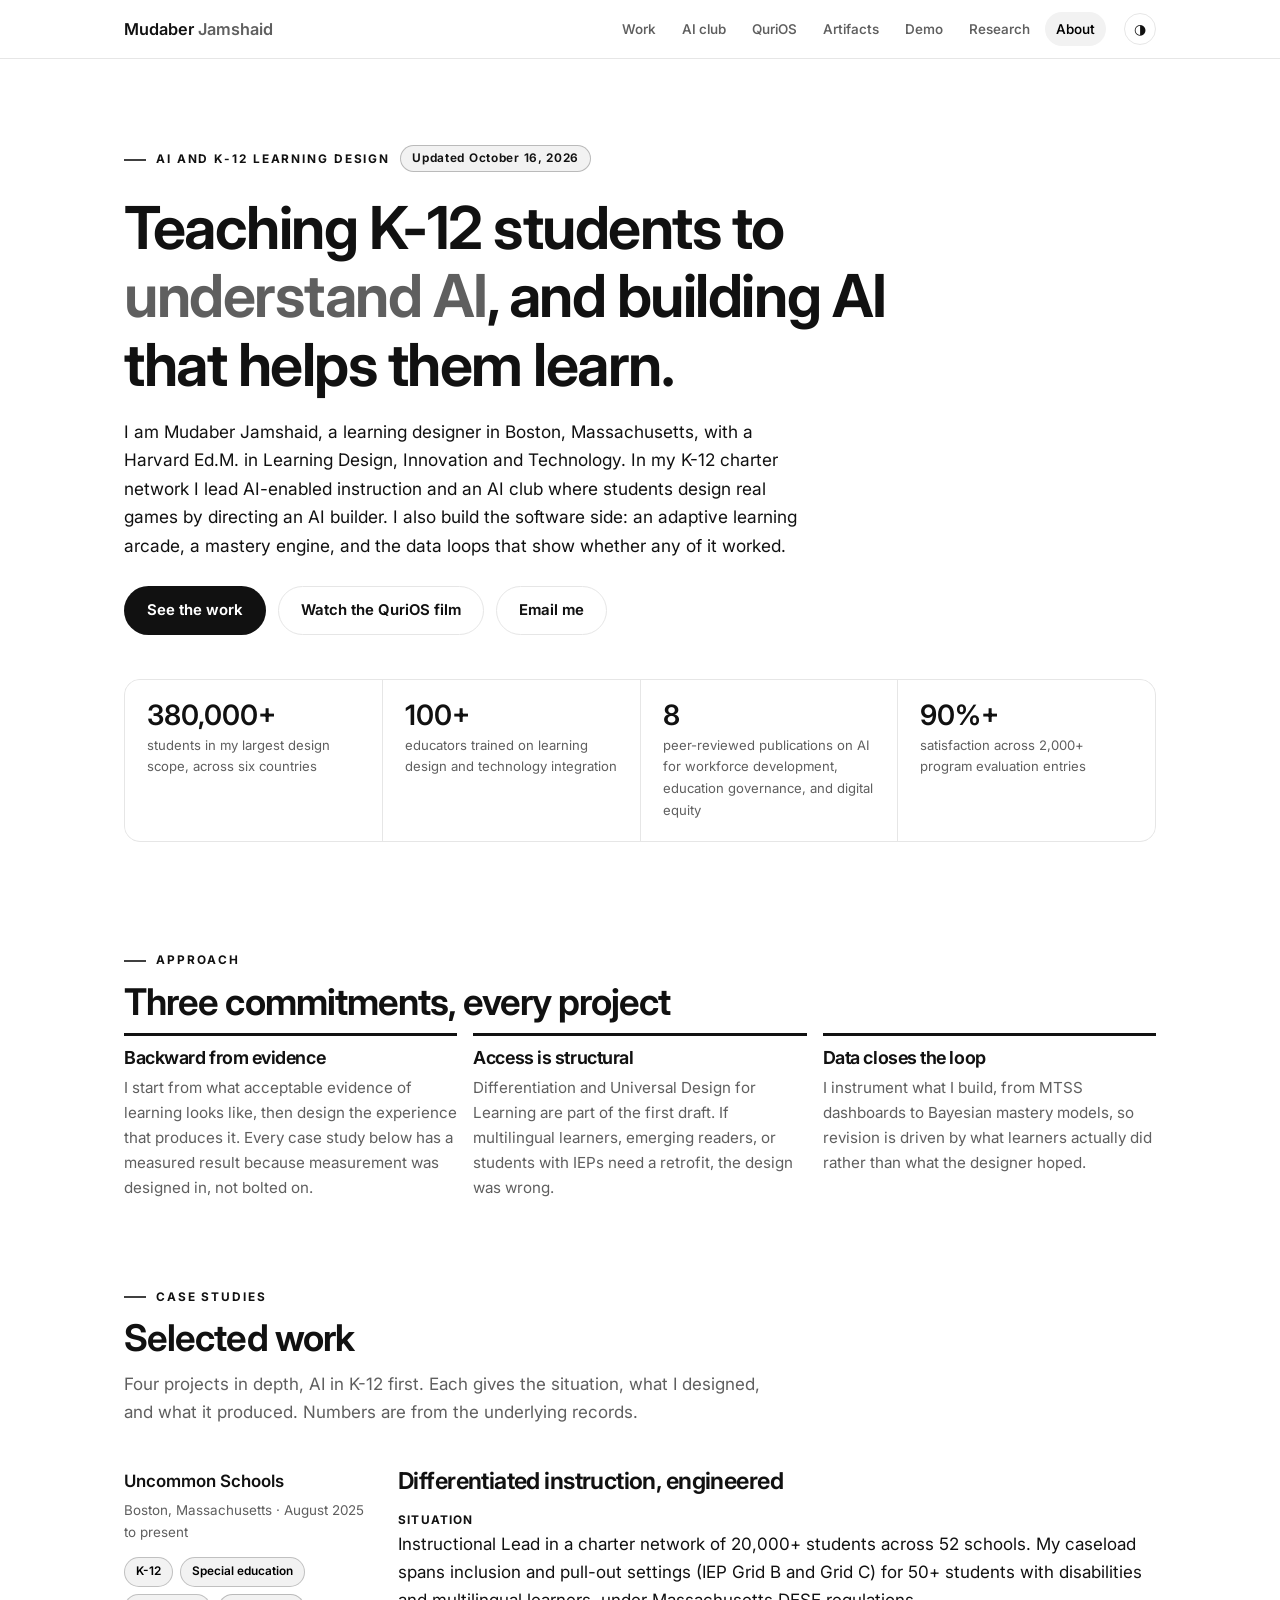
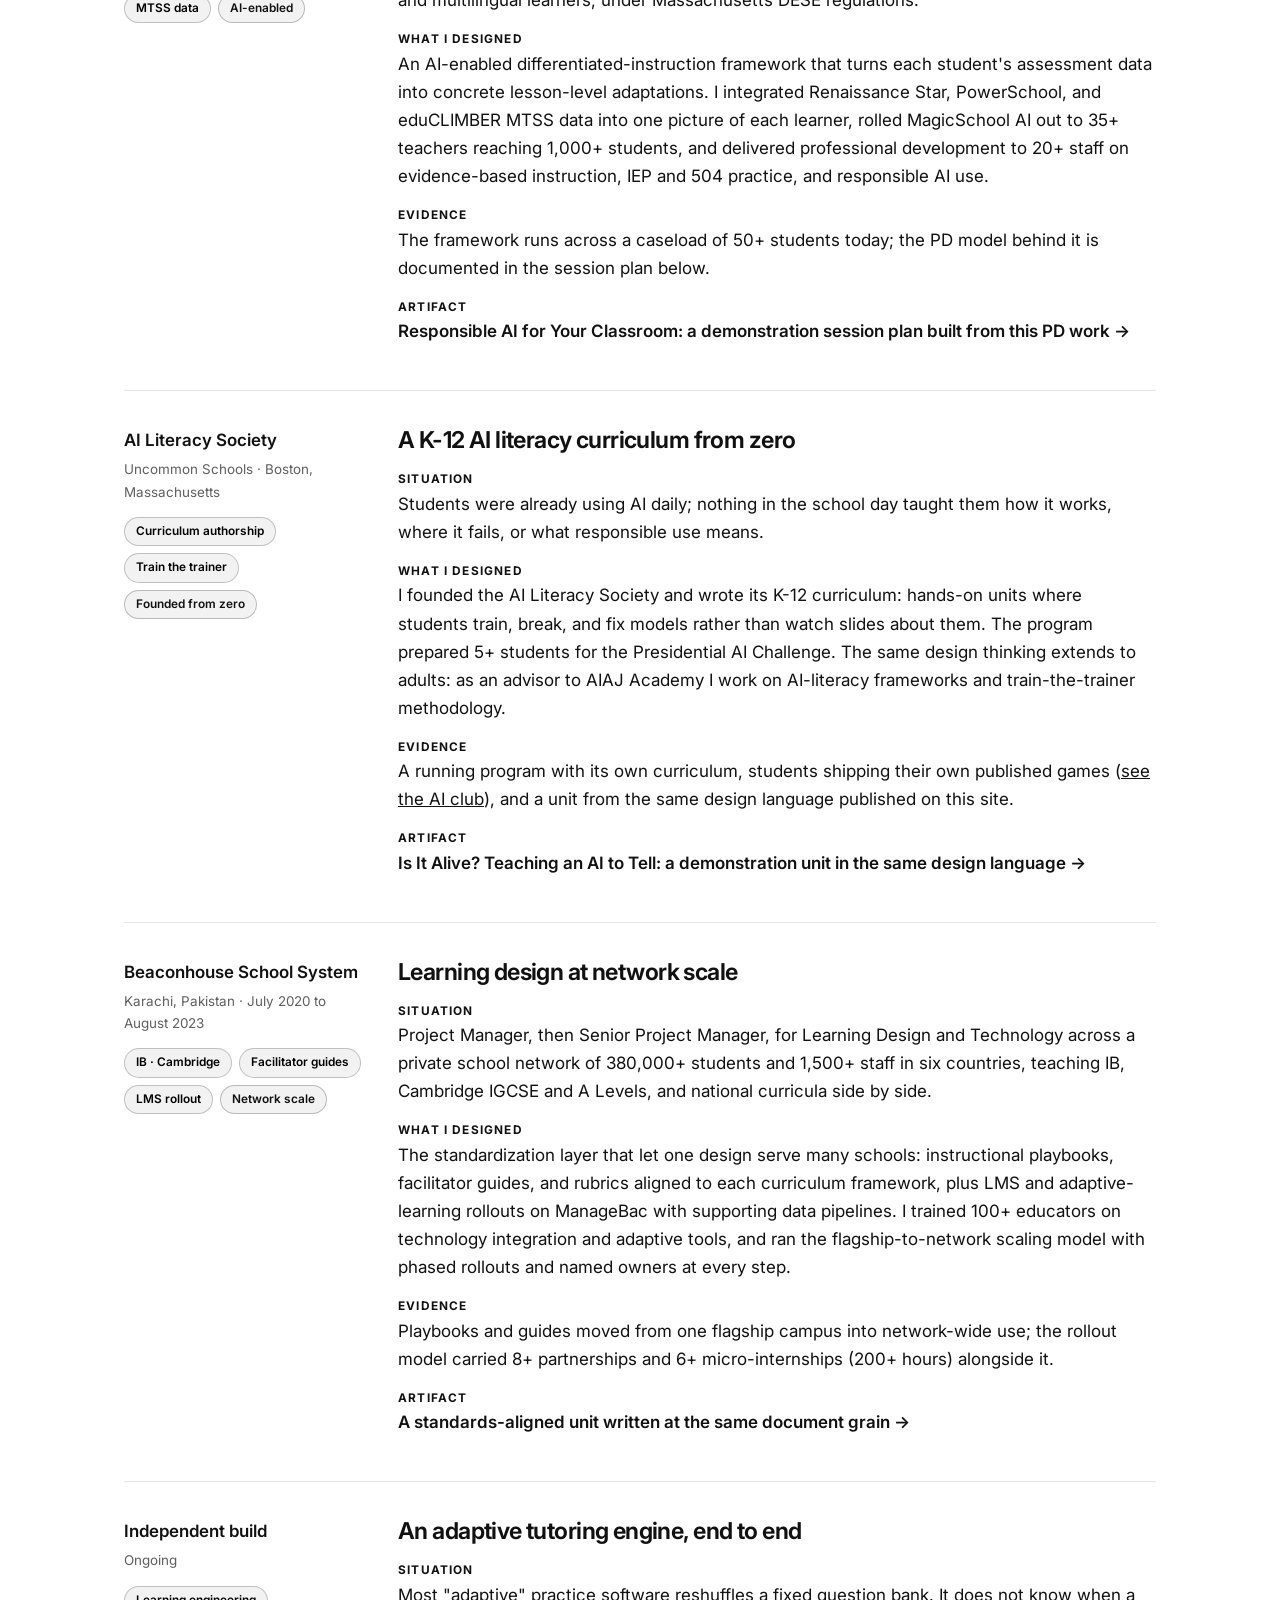
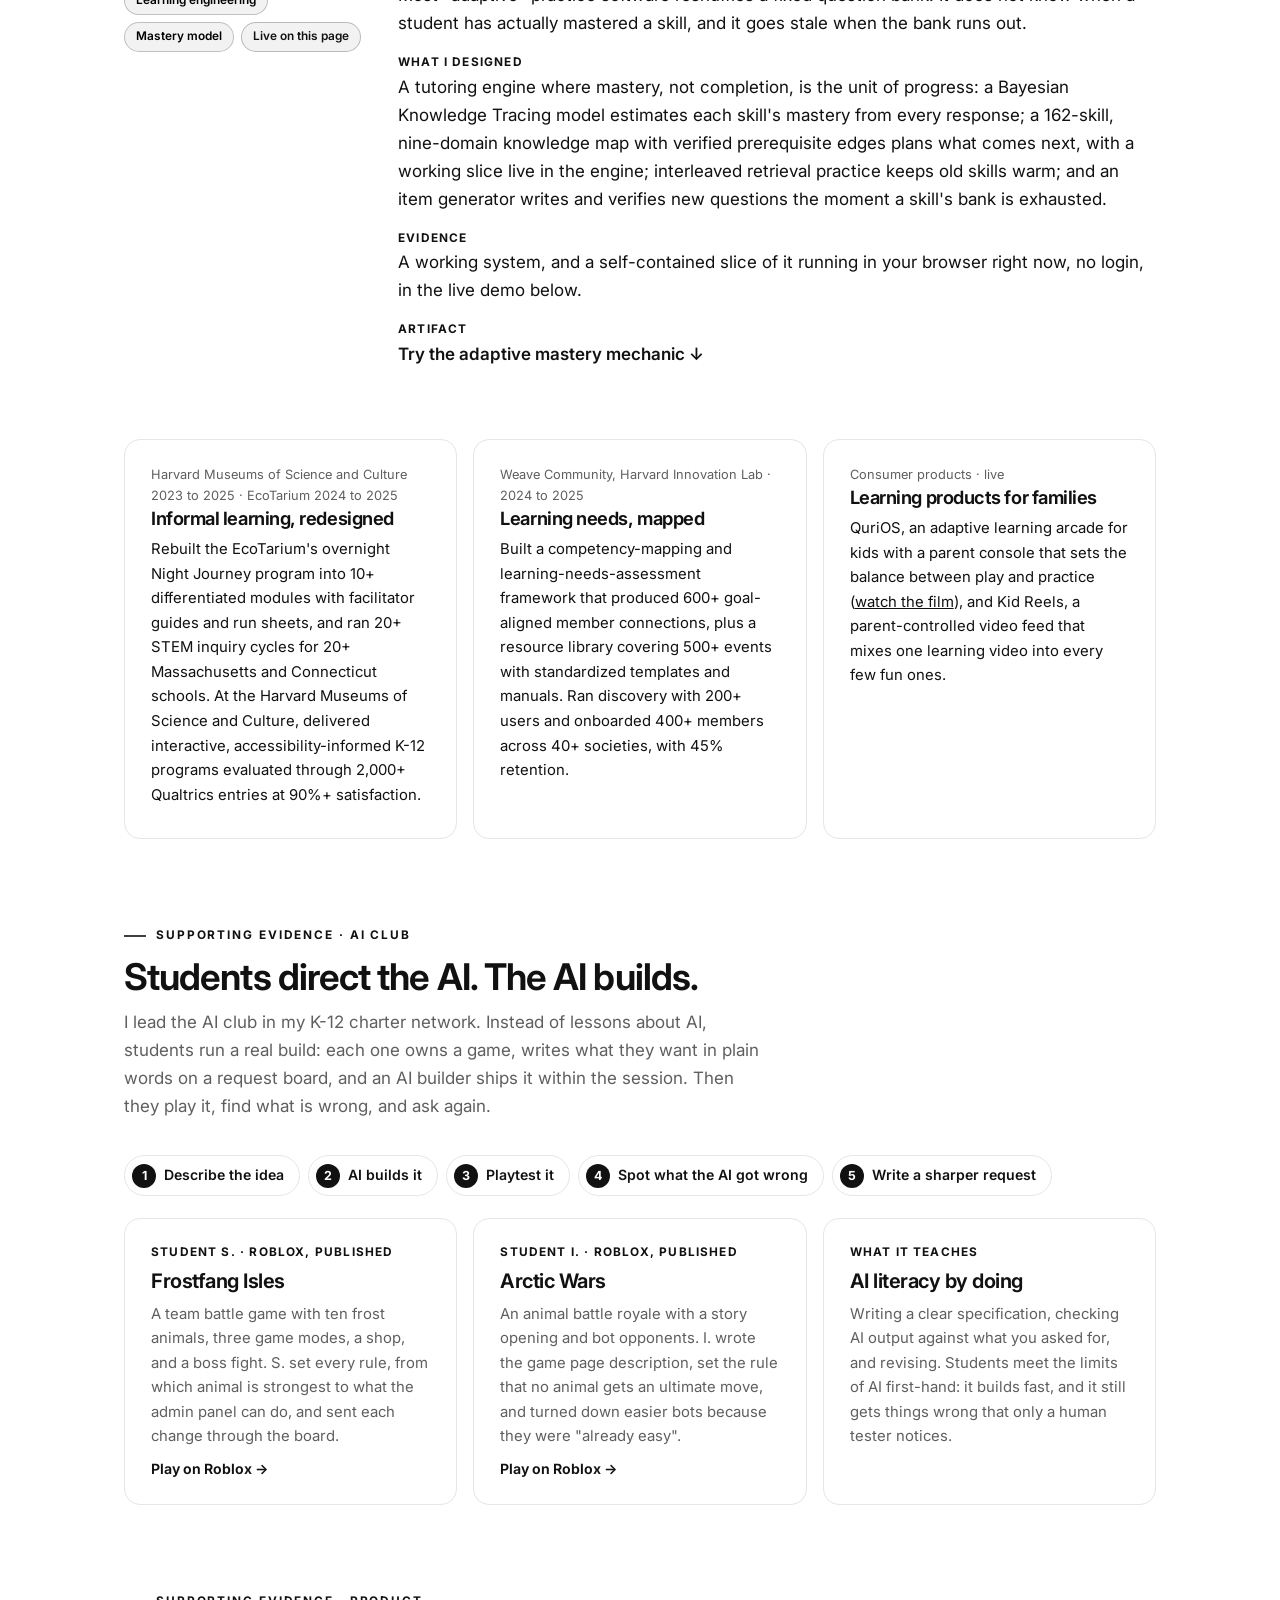
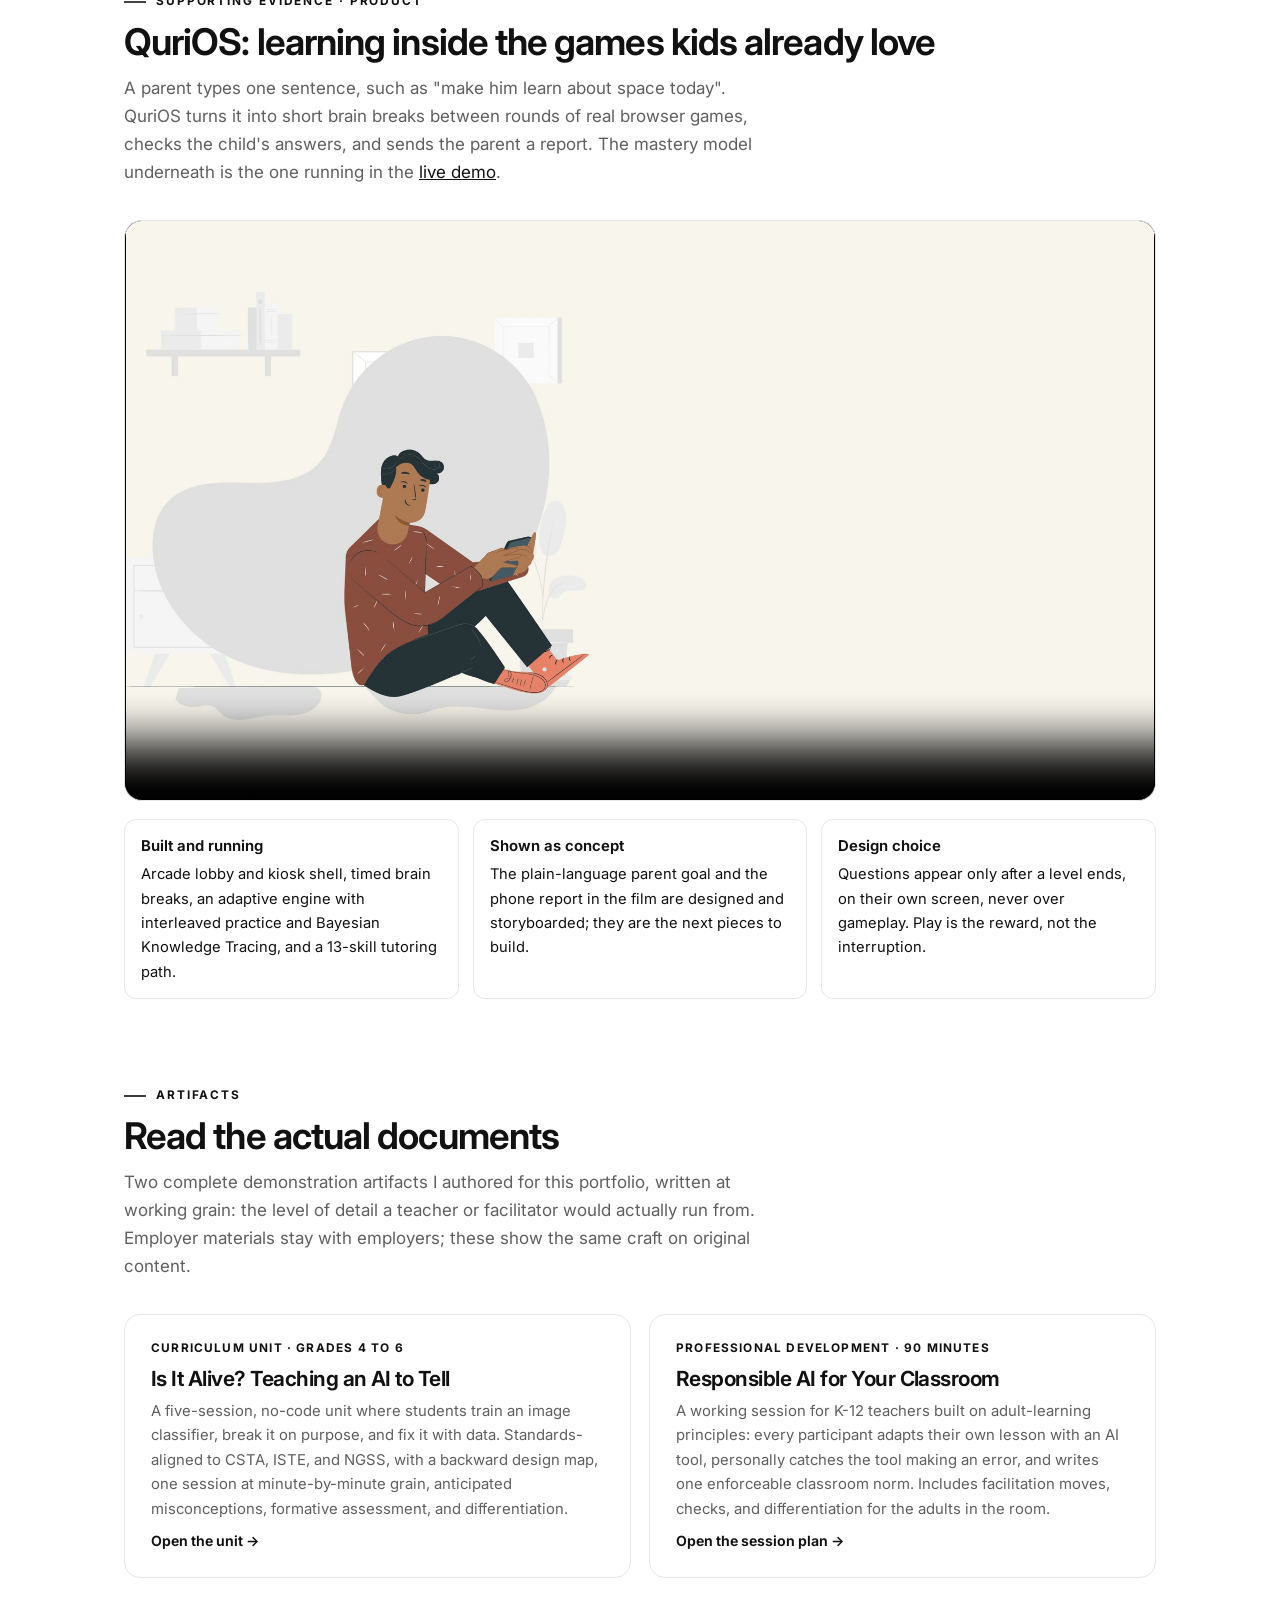
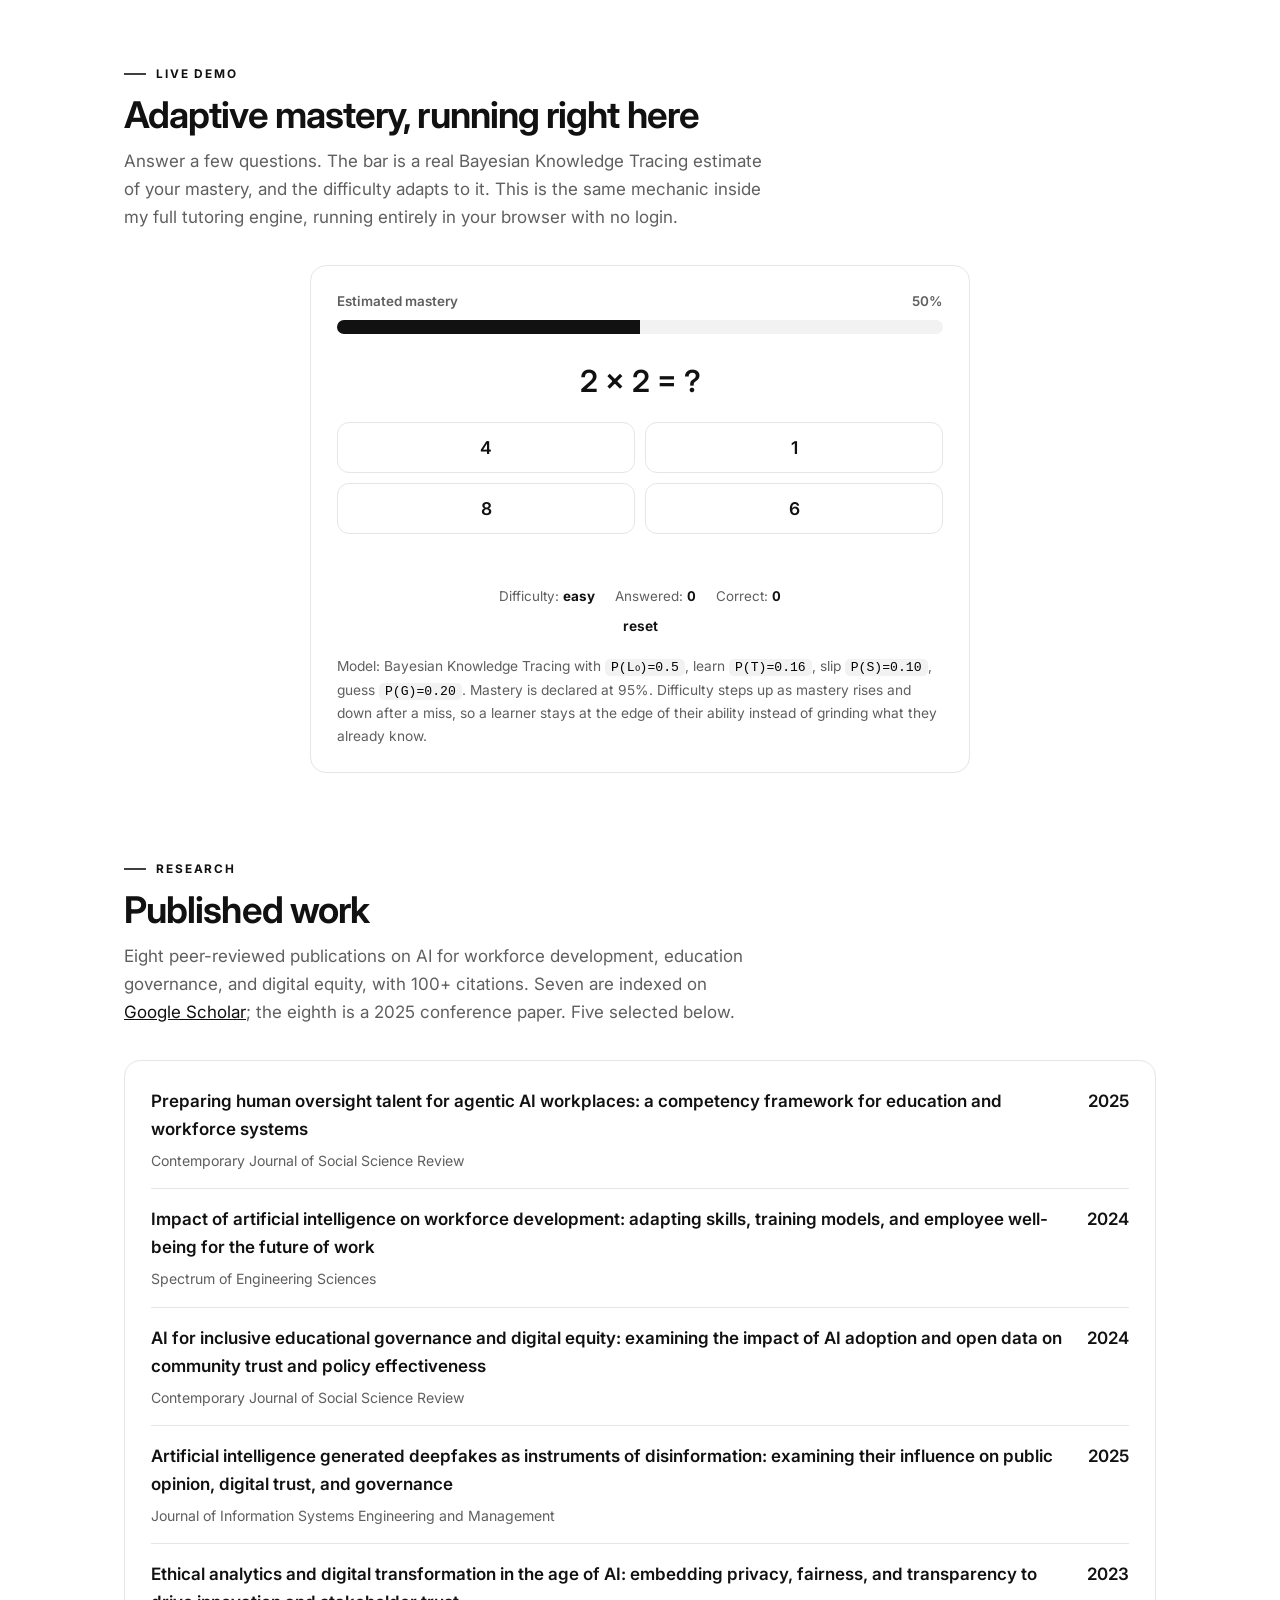
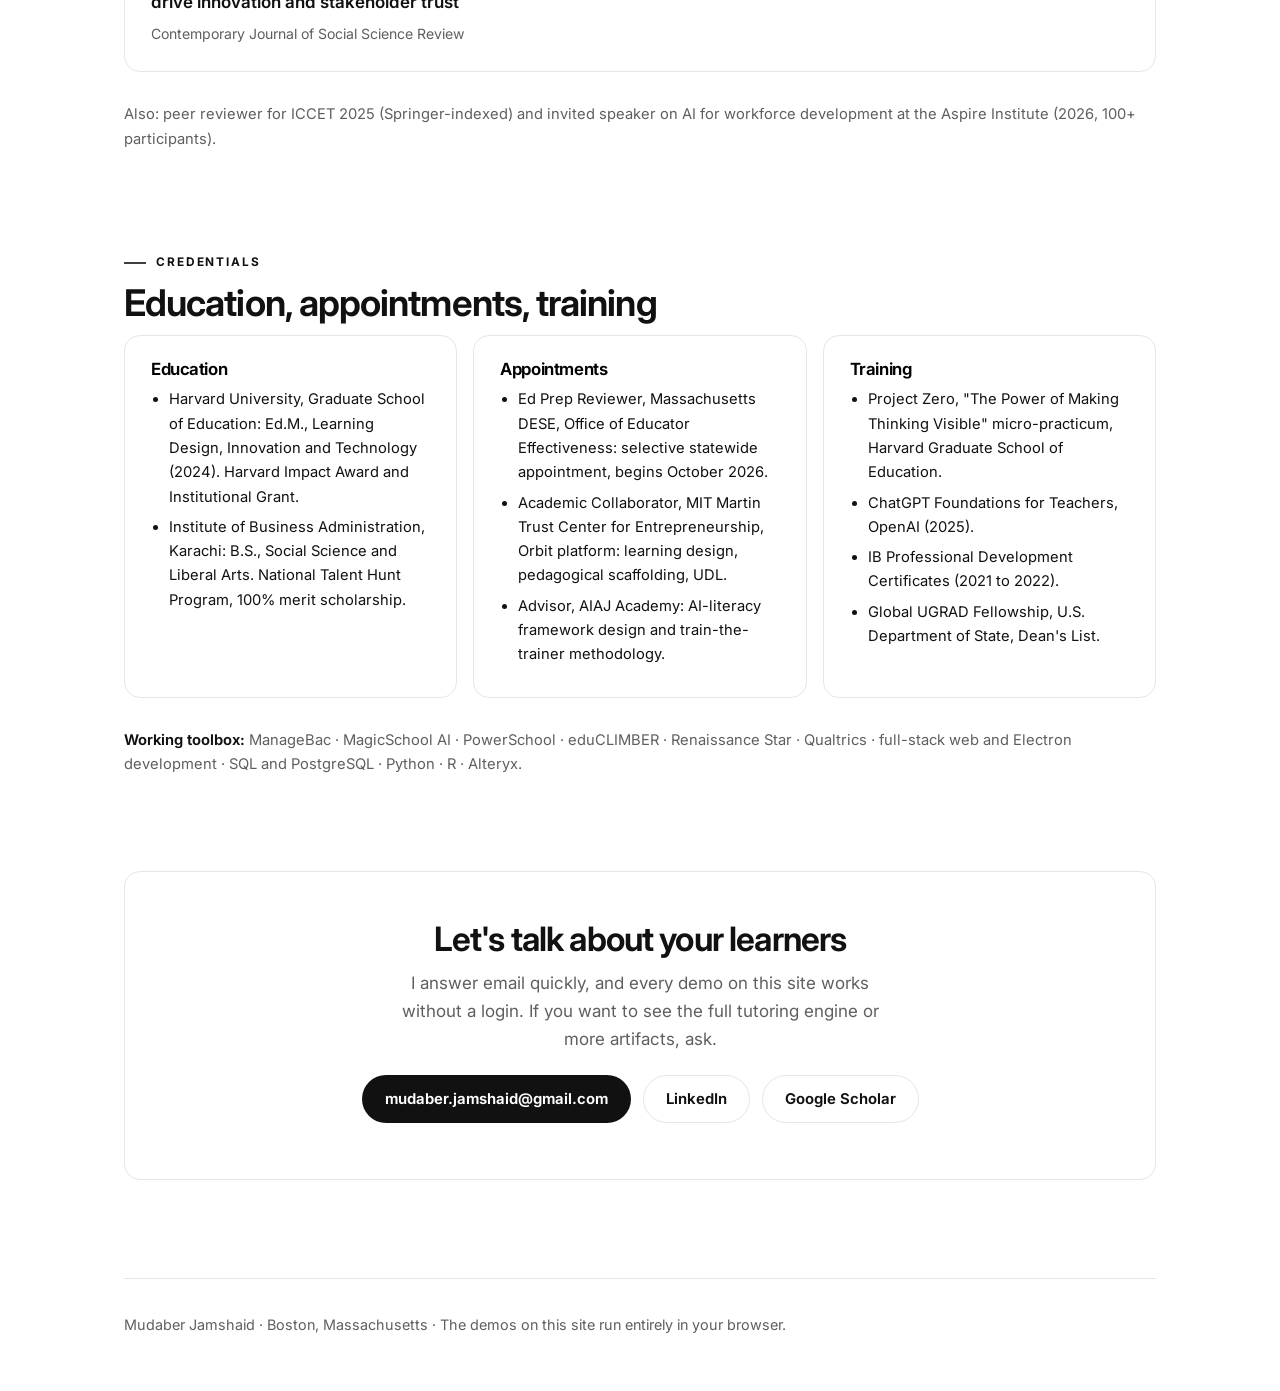
<file: index.html>
<!DOCTYPE html>
<html lang="en">
<head>
<meta charset="utf-8">
<meta name="viewport" content="width=device-width, initial-scale=1">
<title>Mudaber Jamshaid &middot; AI and K-12 Learning Design</title>
<meta name="description" content="Instructional design portfolio of Mudaber Jamshaid: differentiated instruction, network-scale curriculum, adaptive learning engines, teacher professional development, and published research on AI for workforce development and education governance.">
<meta property="og:title" content="Mudaber Jamshaid &middot; AI and K-12 Learning Design">
<meta property="og:description" content="Curriculum, professional development, adaptive learning engines, and published research. Harvard Ed.M. in Learning Design, Innovation and Technology.">
<link rel="icon" href="data:image/svg+xml,%3Csvg xmlns='http://www.w3.org/2000/svg' viewBox='0 0 64 64'%3E%3Crect width='64' height='64' rx='14' fill='%23111111'/%3E%3Ctext x='32' y='44' font-family='Helvetica,Arial,sans-serif' font-size='34' font-weight='600' fill='%23ffffff' text-anchor='middle'%3EM%3C/text%3E%3C/svg%3E">
<link rel="preconnect" href="https://fonts.googleapis.com">
<link rel="preconnect" href="https://fonts.gstatic.com" crossorigin>
<link href="https://fonts.googleapis.com/css2?family=Inter:wght@400;500;600;700&display=swap" rel="stylesheet">
<link rel="stylesheet" href="assets/style.css">
<script src="assets/shared.js"></script>
<style>
  /* page-specific styles */
  .hero { padding: 84px 0 30px; }
  .hero h1 { font-size: clamp(2.3rem, 5.6vw, 3.7rem); margin: 14px 0 18px; max-width: 830px; }
  .hero h1 em { font-style: normal; color: var(--muted); }
  .hero .intro { font-size: 1.08rem; max-width: 680px; color: var(--ink); margin: 0 0 26px; }
  .hero .intro a { font-weight: 600; }
  .updated {
    display: inline-block; font-size: .74rem; font-weight: 650; letter-spacing: .06em;
    color: var(--green); background: var(--green-soft); border: 1px solid color-mix(in srgb, var(--green) 25%, transparent);
    padding: 3px 11px; border-radius: 999px; margin-left: 10px; vertical-align: middle;
  }
  .cta-row { display: flex; flex-wrap: wrap; gap: 12px; margin: 6px 0 8px; }
  .btn {
    display: inline-block; text-decoration: none; font-weight: 650; font-size: .93rem;
    padding: 11px 22px; border-radius: 999px; border: 1px solid transparent;
  }
  .btn.primary { background: var(--accent); color: var(--paper); }
  .btn.primary:hover { background: var(--accent-ink); color: var(--paper); }
  .btn.ghost { border-color: var(--line); color: var(--ink); background: var(--card); }
  .btn.ghost:hover { border-color: var(--accent); color: var(--accent-ink); }
  .statstrip {
    display: grid; grid-template-columns: repeat(auto-fit, minmax(180px, 1fr));
    gap: 1px; background: var(--line); border: 1px solid var(--line); border-radius: 16px;
    overflow: hidden; margin: 44px 0 0; box-shadow: var(--shadow);
  }
  .stat { background: var(--card); padding: 20px 22px; }
  .stat .n { font-family: "Inter", -apple-system, sans-serif; font-size: 1.75rem; font-weight: 600; color: var(--accent); line-height: 1.1; }
  .stat .l { font-size: .82rem; color: var(--muted); margin-top: 4px; }

  .principles { display: grid; grid-template-columns: repeat(auto-fit, minmax(260px, 1fr)); gap: 16px; }
  .principle { border-top: 3px solid var(--accent); }
  .principle h3 { margin: 12px 0 6px; font-size: 1.12rem; }
  .principle p { margin: 0; color: var(--muted); font-size: .95rem; }

  .case {
    display: grid; grid-template-columns: 240px 1fr; gap: 34px;
    padding: 36px 0; border-top: 1px solid var(--line);
  }
  .case:first-of-type { border-top: none; padding-top: 8px; }
  .case .side .where { font-family: "Inter", -apple-system, sans-serif; font-weight: 600; font-size: 1.06rem; }
  .case .side .when { color: var(--muted); font-size: .84rem; margin-top: 3px; }
  .case .side .chips { margin-top: 14px; }
  .case h3 { font-size: 1.45rem; margin: 0 0 10px; }
  .case p { margin: 9px 0; }
  .case .label { font-weight: 700; font-size: .74rem; letter-spacing: .1em; text-transform: uppercase; color: var(--accent); display: block; margin-top: 16px; }
  .case .artifact-link { font-weight: 600; text-decoration: none; }
  .case .artifact-link:hover { text-decoration: underline; }
  @media (max-width: 720px) { .case { grid-template-columns: 1fr; gap: 10px; } }

  .compact-grid { display: grid; grid-template-columns: repeat(auto-fit, minmax(280px, 1fr)); gap: 16px; margin-top: 26px; }
  .compact-grid .card h3 { margin: 2px 0 8px; font-size: 1.14rem; }
  .compact-grid .card p { margin: 7px 0; font-size: .93rem; }
  .compact-grid .card .meta { color: var(--muted); font-size: .8rem; }

  .artifact-cards { display: grid; grid-template-columns: repeat(auto-fit, minmax(300px, 1fr)); gap: 18px; }
  .artifact-card { display: flex; flex-direction: column; gap: 8px; text-decoration: none; color: var(--ink); transition: transform .18s ease, border-color .18s ease; }
  .artifact-card:hover { transform: translateY(-3px); border-color: var(--accent); color: var(--ink); }
  .artifact-card .type { font-size: .74rem; font-weight: 700; letter-spacing: .1em; text-transform: uppercase; color: var(--accent); }
  .artifact-card h3 { margin: 0; font-size: 1.3rem; }
  .artifact-card .desc { color: var(--muted); font-size: .93rem; margin: 0; flex: 1; }
  .artifact-card .open { font-weight: 650; font-size: .88rem; color: var(--accent); }

  /* demo */
  .demo-shell { max-width: 660px; margin: 0 auto; }
  .meterrow { display: flex; justify-content: space-between; font-size: .84rem; color: var(--muted); font-weight: 600; }
  .meter { height: 14px; border-radius: 8px; background: var(--accent-soft); overflow: hidden; margin: 8px 0 4px; }
  .meter > span { display: block; height: 100%; width: 0%; background: linear-gradient(90deg, var(--accent), var(--green)); transition: width .5s ease; }
  .q { font-family: "Inter", -apple-system, sans-serif; font-size: 1.9rem; font-weight: 600; text-align: center; margin: 22px 0 16px; }
  .opts { display: grid; grid-template-columns: repeat(2, 1fr); gap: 10px; }
  .opts button {
    font-size: 1.1rem; font-weight: 600; padding: 14px; border: 1px solid var(--line);
    background: var(--paper); color: var(--ink); border-radius: 12px; cursor: pointer; transition: .15s;
    font-family: inherit;
  }
  .opts button:hover { border-color: var(--accent); background: var(--accent-soft); }
  .status { text-align: center; margin-top: 12px; font-size: .92rem; min-height: 1.3em; font-weight: 600; }
  .status.ok { color: var(--green); } .status.no { color: var(--accent-ink); }
  .dstats { display: flex; gap: 20px; flex-wrap: wrap; font-size: .84rem; color: var(--muted); margin-top: 14px; justify-content: center; }
  .dstats b { color: var(--ink); font-variant-numeric: tabular-nums; }
  .mastered { text-align: center; padding: 10px; }
  .mastered .big { font-family: "Inter", -apple-system, sans-serif; font-size: 1.4rem; color: var(--green); font-weight: 600; }
  .reset { display: inline-block; margin-top: 10px; font-size: .86rem; color: var(--accent); background: none; border: none; cursor: pointer; font-weight: 650; font-family: inherit; }
  .how { font-size: .86rem; color: var(--muted); margin-top: 16px; }
  .how code { background: var(--accent-soft); color: var(--accent-ink); padding: 1px 6px; border-radius: 5px; font-size: .82rem; }

  .pub { padding: 16px 0; border-top: 1px solid var(--line); display: grid; grid-template-columns: 1fr auto; gap: 6px 22px; align-items: baseline; }
  .pub:first-of-type { border-top: none; }
  .pub .t { font-weight: 600; }
  .pub .v { color: var(--muted); font-size: .88rem; grid-column: 1; }
  .pub .y { color: var(--accent); font-family: "Inter", -apple-system, sans-serif; font-weight: 600; white-space: nowrap; }
  .cred-grid { display: grid; grid-template-columns: repeat(auto-fit, minmax(250px, 1fr)); gap: 16px; }
  .cred-grid h3 { font-size: 1.05rem; margin: 0 0 8px; color: var(--accent-ink); }
  .cred-grid ul { margin: 0; padding-left: 18px; font-size: .92rem; }
  .cred-grid li { margin: 6px 0; }
  .toolline { margin-top: 30px; color: var(--muted); font-size: .92rem; }
  .toolline b { color: var(--ink); font-weight: 650; }

  .contact-box { text-align: center; padding: 48px 26px; }
  .contact-box h2 { font-size: clamp(1.6rem, 3vw, 2.1rem); margin: 0 0 10px; }
  .contact-box p { color: var(--muted); max-width: 520px; margin: 0 auto 22px; }
  .club-loop { display: flex; flex-wrap: wrap; gap: 8px; margin: 0 0 22px; }
  .step-pill { background: var(--card); border: 1px solid var(--card-edge); border-radius: 999px; padding: 7px 15px 7px 7px; font-size: .88rem; font-weight: 600; box-shadow: var(--shadow); }
  .step-pill b { display: inline-flex; align-items: center; justify-content: center; width: 24px; height: 24px; border-radius: 50%; background: var(--accent); color: var(--paper); font-size: .78rem; margin-right: 8px; }
  .club-grid { display: grid; grid-template-columns: repeat(auto-fit, minmax(270px, 1fr)); gap: 16px; }
  .club-card { display: flex; flex-direction: column; gap: 8px; text-decoration: none; color: var(--ink); transition: transform .18s ease, border-color .18s ease; }
  a.club-card:hover { transform: translateY(-3px); border-color: var(--accent); color: var(--ink); }
  .club-card .type { font-size: .74rem; font-weight: 700; letter-spacing: .1em; text-transform: uppercase; color: var(--accent); }
  .club-card h3 { margin: 0; font-size: 1.25rem; }
  .club-card .desc { color: var(--muted); font-size: .93rem; margin: 0; flex: 1; }
  .club-card .open { font-weight: 650; font-size: .88rem; color: var(--accent); }
  .film { border-radius: 18px; overflow: hidden; border: 1px solid var(--card-edge); box-shadow: var(--shadow); background: #000; aspect-ratio: 16 / 9; }
  .film video { display: block; width: 100%; height: 100%; }
  .film-notes { display: grid; grid-template-columns: repeat(auto-fit, minmax(240px, 1fr)); gap: 14px; margin-top: 18px; }
  @media print { .film { display: none; } }
</style>
</head>
<body>
<div class="topbar">
  <div class="row">
    <a class="brand" href="./">Mudaber <em>Jamshaid</em></a>
    <nav class="topnav">
      <a href="#work">Work</a>
      <a href="#club">AI club</a>
      <a href="#qurios">QuriOS</a>
      <a href="#artifacts">Artifacts</a>
      <a href="#demo">Demo</a>
      <a href="#research">Research</a>
      <a href="#credentials">About</a>
    </nav>
    <button class="theme-btn" onclick="mjToggleTheme()" aria-label="Toggle color theme">&#9681;</button>
  </div>
</div>

<div class="wrap">
  <header class="hero">
    <span class="kicker">AI and K-12 learning design</span><span class="updated">Updated October 16, 2026</span>
    <h1>Teaching K-12 students to <em>understand AI</em>, and building AI that helps them learn.</h1>
    <p class="intro">I am Mudaber Jamshaid, a learning designer in Boston, Massachusetts, with a Harvard Ed.M. in Learning Design, Innovation and Technology. In my K-12 charter network I lead AI-enabled instruction and an AI club where students design real games by directing an AI builder. I also build the software side: an adaptive learning arcade, a mastery engine, and the data loops that show whether any of it worked.</p>
    <div class="cta-row">
      <a class="btn primary" href="#work">See the work</a>
      <a class="btn ghost" href="#qurios">Watch the QuriOS film</a>
      <a class="btn ghost" href="mailto:mudaber.jamshaid@gmail.com">Email me</a>
    </div>
    <div class="statstrip reveal">
      <div class="stat"><div class="n">380,000+</div><div class="l">students in my largest design scope, across six countries</div></div>
      <div class="stat"><div class="n">100+</div><div class="l">educators trained on learning design and technology integration</div></div>
      <div class="stat"><div class="n">8</div><div class="l">peer-reviewed publications on AI for workforce development, education governance, and digital equity</div></div>
      <div class="stat"><div class="n">90%+</div><div class="l">satisfaction across 2,000+ program evaluation entries</div></div>
    </div>
  </header>

  <section id="approach">
    <span class="kicker">Approach</span>
    <h2 class="section-title">Three commitments, every project</h2>
    <div class="principles">
      <div class="principle reveal">
        <h3>Backward from evidence</h3>
        <p>I start from what acceptable evidence of learning looks like, then design the experience that produces it. Every case study below has a measured result because measurement was designed in, not bolted on.</p>
      </div>
      <div class="principle reveal">
        <h3>Access is structural</h3>
        <p>Differentiation and Universal Design for Learning are part of the first draft. If multilingual learners, emerging readers, or students with IEPs need a retrofit, the design was wrong.</p>
      </div>
      <div class="principle reveal">
        <h3>Data closes the loop</h3>
        <p>I instrument what I build, from MTSS dashboards to Bayesian mastery models, so revision is driven by what learners actually did rather than what the designer hoped.</p>
      </div>
    </div>
  </section>

  <section id="work">
    <span class="kicker">Case studies</span>
    <h2 class="section-title">Selected work</h2>
    <p class="section-sub">Four projects in depth, AI in K-12 first. Each gives the situation, what I designed, and what it produced. Numbers are from the underlying records.</p>

    <div class="case reveal">
      <div class="side">
        <div class="where">Uncommon Schools</div>
        <div class="when">Boston, Massachusetts &middot; August 2025 to present</div>
        <div class="chips"><span class="chip">K-12</span><span class="chip">Special education</span><span class="chip">MTSS data</span><span class="chip green">AI-enabled</span></div>
      </div>
      <div class="body">
        <h3>Differentiated instruction, engineered</h3>
        <p><span class="label">Situation</span>Instructional Lead in a charter network of 20,000+ students across 52 schools. My caseload spans inclusion and pull-out settings (IEP Grid B and Grid C) for 50+ students with disabilities and multilingual learners, under Massachusetts DESE regulations.</p>
        <p><span class="label">What I designed</span>An AI-enabled differentiated-instruction framework that turns each student's assessment data into concrete lesson-level adaptations. I integrated Renaissance Star, PowerSchool, and eduCLIMBER MTSS data into one picture of each learner, rolled MagicSchool AI out to 35+ teachers reaching 1,000+ students, and delivered professional development to 20+ staff on evidence-based instruction, IEP and 504 practice, and responsible AI use.</p>
        <p><span class="label">Evidence</span>The framework runs across a caseload of 50+ students today; the PD model behind it is documented in the session plan below.</p>
        <p><span class="label">Artifact</span><a class="artifact-link" href="pd-responsible-ai.html">Responsible AI for Your Classroom: a demonstration session plan built from this PD work &rarr;</a></p>
      </div>
    </div>

    <div class="case reveal">
      <div class="side">
        <div class="where">AI Literacy Society</div>
        <div class="when">Uncommon Schools &middot; Boston, Massachusetts</div>
        <div class="chips"><span class="chip">Curriculum authorship</span><span class="chip">Train the trainer</span><span class="chip green">Founded from zero</span></div>
      </div>
      <div class="body">
        <h3>A K-12 AI literacy curriculum from zero</h3>
        <p><span class="label">Situation</span>Students were already using AI daily; nothing in the school day taught them how it works, where it fails, or what responsible use means.</p>
        <p><span class="label">What I designed</span>I founded the AI Literacy Society and wrote its K-12 curriculum: hands-on units where students train, break, and fix models rather than watch slides about them. The program prepared 5+ students for the Presidential AI Challenge. The same design thinking extends to adults: as an advisor to AIAJ Academy I work on AI-literacy frameworks and train-the-trainer methodology.</p>
        <p><span class="label">Evidence</span>A running program with its own curriculum, students shipping their own published games (<a href="#club">see the AI club</a>), and a unit from the same design language published on this site.</p>
        <p><span class="label">Artifact</span><a class="artifact-link" href="unit-is-it-alive.html">Is It Alive? Teaching an AI to Tell: a demonstration unit in the same design language &rarr;</a></p>
      </div>
    </div>

    <div class="case reveal">
      <div class="side">
        <div class="where">Beaconhouse School System</div>
        <div class="when">Karachi, Pakistan &middot; July 2020 to August 2023</div>
        <div class="chips"><span class="chip">IB &middot; Cambridge</span><span class="chip">Facilitator guides</span><span class="chip">LMS rollout</span><span class="chip green">Network scale</span></div>
      </div>
      <div class="body">
        <h3>Learning design at network scale</h3>
        <p><span class="label">Situation</span>Project Manager, then Senior Project Manager, for Learning Design and Technology across a private school network of 380,000+ students and 1,500+ staff in six countries, teaching IB, Cambridge IGCSE and A Levels, and national curricula side by side.</p>
        <p><span class="label">What I designed</span>The standardization layer that let one design serve many schools: instructional playbooks, facilitator guides, and rubrics aligned to each curriculum framework, plus LMS and adaptive-learning rollouts on ManageBac with supporting data pipelines. I trained 100+ educators on technology integration and adaptive tools, and ran the flagship-to-network scaling model with phased rollouts and named owners at every step.</p>
        <p><span class="label">Evidence</span>Playbooks and guides moved from one flagship campus into network-wide use; the rollout model carried 8+ partnerships and 6+ micro-internships (200+ hours) alongside it.</p>
        <p><span class="label">Artifact</span><a class="artifact-link" href="unit-is-it-alive.html">A standards-aligned unit written at the same document grain &rarr;</a></p>
      </div>
    </div>

    <div class="case reveal">
      <div class="side">
        <div class="where">Independent build</div>
        <div class="when">Ongoing</div>
        <div class="chips"><span class="chip">Learning engineering</span><span class="chip">Mastery model</span><span class="chip green">Live on this page</span></div>
      </div>
      <div class="body">
        <h3>An adaptive tutoring engine, end to end</h3>
        <p><span class="label">Situation</span>Most "adaptive" practice software reshuffles a fixed question bank. It does not know when a student has actually mastered a skill, and it goes stale when the bank runs out.</p>
        <p><span class="label">What I designed</span>A tutoring engine where mastery, not completion, is the unit of progress: a Bayesian Knowledge Tracing model estimates each skill's mastery from every response; a 162-skill, nine-domain knowledge map with verified prerequisite edges plans what comes next, with a working slice live in the engine; interleaved retrieval practice keeps old skills warm; and an item generator writes and verifies new questions the moment a skill's bank is exhausted.</p>
        <p><span class="label">Evidence</span>A working system, and a self-contained slice of it running in your browser right now, no login, in the live demo below.</p>
        <p><span class="label">Artifact</span><a class="artifact-link" href="#demo">Try the adaptive mastery mechanic &darr;</a></p>
      </div>
    </div>


    <div class="compact-grid">
      <div class="card reveal">
        <div class="meta">Harvard Museums of Science and Culture 2023 to 2025 &middot; EcoTarium 2024 to 2025</div>
        <h3>Informal learning, redesigned</h3>
        <p>Rebuilt the EcoTarium's overnight Night Journey program into 10+ differentiated modules with facilitator guides and run sheets, and ran 20+ STEM inquiry cycles for 20+ Massachusetts and Connecticut schools. At the Harvard Museums of Science and Culture, delivered interactive, accessibility-informed K-12 programs evaluated through 2,000+ Qualtrics entries at 90%+ satisfaction.</p>
      </div>
      <div class="card reveal">
        <div class="meta">Weave Community, Harvard Innovation Lab &middot; 2024 to 2025</div>
        <h3>Learning needs, mapped</h3>
        <p>Built a competency-mapping and learning-needs-assessment framework that produced 600+ goal-aligned member connections, plus a resource library covering 500+ events with standardized templates and manuals. Ran discovery with 200+ users and onboarded 400+ members across 40+ societies, with 45% retention.</p>
      </div>
      <div class="card reveal">
        <div class="meta">Consumer products &middot; live</div>
        <h3>Learning products for families</h3>
        <p>QuriOS, an adaptive learning arcade for kids with a parent console that sets the balance between play and practice (<a href="#qurios">watch the film</a>), and Kid Reels, a parent-controlled video feed that mixes one learning video into every few fun ones.</p>
      </div>
    </div>
  </section>

  <section id="club">
    <span class="kicker">Supporting evidence &middot; AI club</span>
    <h2 class="section-title">Students direct the AI. The AI builds.</h2>
    <p class="section-sub">I lead the AI club in my K-12 charter network. Instead of lessons about AI, students run a real build: each one owns a game, writes what they want in plain words on a request board, and an AI builder ships it within the session. Then they play it, find what is wrong, and ask again.</p>
    <div class="club-loop reveal">
      <div class="step-pill"><b>1</b>Describe the idea</div>
      <div class="step-pill"><b>2</b>AI builds it</div>
      <div class="step-pill"><b>3</b>Playtest it</div>
      <div class="step-pill"><b>4</b>Spot what the AI got wrong</div>
      <div class="step-pill"><b>5</b>Write a sharper request</div>
    </div>
    <div class="club-grid">
      <a class="card club-card reveal" href="https://www.roblox.com/games/84297069942256">
        <span class="type">Student S. &middot; Roblox, published</span>
        <h3>Frostfang Isles</h3>
        <p class="desc">A team battle game with ten frost animals, three game modes, a shop, and a boss fight. S. set every rule, from which animal is strongest to what the admin panel can do, and sent each change through the board.</p>
        <span class="open">Play on Roblox &rarr;</span>
      </a>
      <a class="card club-card reveal" href="https://www.roblox.com/games/129310062746918">
        <span class="type">Student I. &middot; Roblox, published</span>
        <h3>Arctic Wars</h3>
        <p class="desc">An animal battle royale with a story opening and bot opponents. I. wrote the game page description, set the rule that no animal gets an ultimate move, and turned down easier bots because they were "already easy".</p>
        <span class="open">Play on Roblox &rarr;</span>
      </a>
      <div class="card club-card reveal">
        <span class="type">What it teaches</span>
        <h3>AI literacy by doing</h3>
        <p class="desc">Writing a clear specification, checking AI output against what you asked for, and revising. Students meet the limits of AI first-hand: it builds fast, and it still gets things wrong that only a human tester notices.</p>
      </div>
    </div>
  </section>

  <section id="qurios">
    <span class="kicker">Supporting evidence &middot; product</span>
    <h2 class="section-title">QuriOS: learning inside the games kids already love</h2>
    <p class="section-sub">A parent types one sentence, such as "make him learn about space today". QuriOS turns it into short brain breaks between rounds of real browser games, checks the child's answers, and sends the parent a report. The mastery model underneath is the one running in the <a href="#demo">live demo</a>.</p>
    <div class="film reveal">
      <video controls playsinline preload="metadata" poster="media/qurios-demo-poster.jpg">
        <source src="media/qurios-demo.mp4" type="video/mp4">
      </video>
    </div>
    <div class="film-notes">
      <div class="mini"><div class="h">Built and running</div>Arcade lobby and kiosk shell, timed brain breaks, an adaptive engine with interleaved practice and Bayesian Knowledge Tracing, and a 13-skill tutoring path.</div>
      <div class="mini"><div class="h">Shown as concept</div>The plain-language parent goal and the phone report in the film are designed and storyboarded; they are the next pieces to build.</div>
      <div class="mini"><div class="h">Design choice</div>Questions appear only after a level ends, on their own screen, never over gameplay. Play is the reward, not the interruption.</div>
    </div>
  </section>

  <section id="artifacts">
    <span class="kicker">Artifacts</span>
    <h2 class="section-title">Read the actual documents</h2>
    <p class="section-sub">Two complete demonstration artifacts I authored for this portfolio, written at working grain: the level of detail a teacher or facilitator would actually run from. Employer materials stay with employers; these show the same craft on original content.</p>
    <div class="artifact-cards">
      <a class="card artifact-card reveal" href="unit-is-it-alive.html">
        <span class="type">Curriculum unit &middot; grades 4 to 6</span>
        <h3>Is It Alive? Teaching an AI to Tell</h3>
        <p class="desc">A five-session, no-code unit where students train an image classifier, break it on purpose, and fix it with data. Standards-aligned to CSTA, ISTE, and NGSS, with a backward design map, one session at minute-by-minute grain, anticipated misconceptions, formative assessment, and differentiation.</p>
        <span class="open">Open the unit &rarr;</span>
      </a>
      <a class="card artifact-card reveal" href="pd-responsible-ai.html">
        <span class="type">Professional development &middot; 90 minutes</span>
        <h3>Responsible AI for Your Classroom</h3>
        <p class="desc">A working session for K-12 teachers built on adult-learning principles: every participant adapts their own lesson with an AI tool, personally catches the tool making an error, and writes one enforceable classroom norm. Includes facilitation moves, checks, and differentiation for the adults in the room.</p>
        <span class="open">Open the session plan &rarr;</span>
      </a>
    </div>
  </section>

  <section id="demo">
    <span class="kicker">Live demo</span>
    <h2 class="section-title">Adaptive mastery, running right here</h2>
    <p class="section-sub">Answer a few questions. The bar is a real Bayesian Knowledge Tracing estimate of your mastery, and the difficulty adapts to it. This is the same mechanic inside my full tutoring engine, running entirely in your browser with no login.</p>
    <div class="card demo-shell reveal" id="demobox">
      <div class="meterrow"><span>Estimated mastery</span><span id="pct">50%</span></div>
      <div class="meter"><span id="bar"></span></div>
      <div id="play">
        <div class="q" id="q">7 &times; 6 = ?</div>
        <div class="opts" id="opts"></div>
        <div class="status" id="st">&nbsp;</div>
      </div>
      <div class="dstats">
        <span>Difficulty: <b id="diff">easy</b></span>
        <span>Answered: <b id="n">0</b></span>
        <span>Correct: <b id="c">0</b></span>
      </div>
      <div style="text-align:center"><button class="reset" onclick="reset()">reset</button></div>
      <div class="how">Model: Bayesian Knowledge Tracing with <code>P(L&#8320;)=0.5</code>, learn <code>P(T)=0.16</code>, slip <code>P(S)=0.10</code>, guess <code>P(G)=0.20</code>. Mastery is declared at 95%. Difficulty steps up as mastery rises and down after a miss, so a learner stays at the edge of their ability instead of grinding what they already know.</div>
    </div>
  </section>

  <section id="research">
    <span class="kicker">Research</span>
    <h2 class="section-title">Published work</h2>
    <p class="section-sub">Eight peer-reviewed publications on AI for workforce development, education governance, and digital equity, with 100+ citations. Seven are indexed on <a href="https://scholar.google.com/citations?user=831zUVYAAAAJ">Google Scholar</a>; the eighth is a 2025 conference paper. Five selected below.</p>
    <div class="card reveal" style="padding: 10px 26px;">
      <div class="pub">
        <div class="t">Preparing human oversight talent for agentic AI workplaces: a competency framework for education and workforce systems</div>
        <div class="y">2025</div>
        <div class="v">Contemporary Journal of Social Science Review</div>
      </div>
      <div class="pub">
        <div class="t">Impact of artificial intelligence on workforce development: adapting skills, training models, and employee well-being for the future of work</div>
        <div class="y">2024</div>
        <div class="v">Spectrum of Engineering Sciences</div>
      </div>
      <div class="pub">
        <div class="t">AI for inclusive educational governance and digital equity: examining the impact of AI adoption and open data on community trust and policy effectiveness</div>
        <div class="y">2024</div>
        <div class="v">Contemporary Journal of Social Science Review</div>
      </div>
      <div class="pub">
        <div class="t">Artificial intelligence generated deepfakes as instruments of disinformation: examining their influence on public opinion, digital trust, and governance</div>
        <div class="y">2025</div>
        <div class="v">Journal of Information Systems Engineering and Management</div>
      </div>
      <div class="pub">
        <div class="t">Ethical analytics and digital transformation in the age of AI: embedding privacy, fairness, and transparency to drive innovation and stakeholder trust</div>
        <div class="y">2023</div>
        <div class="v">Contemporary Journal of Social Science Review</div>
      </div>
    </div>
    <p class="toolline reveal">Also: peer reviewer for ICCET 2025 (Springer-indexed) and invited speaker on AI for workforce development at the Aspire Institute (2026, 100+ participants).</p>
  </section>

  <section id="credentials">
    <span class="kicker">Credentials</span>
    <h2 class="section-title">Education, appointments, training</h2>
    <div class="cred-grid">
      <div class="card reveal">
        <h3>Education</h3>
        <ul>
          <li>Harvard University, Graduate School of Education: Ed.M., Learning Design, Innovation and Technology (2024). Harvard Impact Award and Institutional Grant.</li>
          <li>Institute of Business Administration, Karachi: B.S., Social Science and Liberal Arts. National Talent Hunt Program, 100% merit scholarship.</li>
        </ul>
      </div>
      <div class="card reveal">
        <h3>Appointments</h3>
        <ul>
          <li>Ed Prep Reviewer, Massachusetts DESE, Office of Educator Effectiveness: selective statewide appointment, begins October 2026.</li>
          <li>Academic Collaborator, MIT Martin Trust Center for Entrepreneurship, Orbit platform: learning design, pedagogical scaffolding, UDL.</li>
          <li>Advisor, AIAJ Academy: AI-literacy framework design and train-the-trainer methodology.</li>
        </ul>
      </div>
      <div class="card reveal">
        <h3>Training</h3>
        <ul>
          <li>Project Zero, "The Power of Making Thinking Visible" micro-practicum, Harvard Graduate School of Education.</li>
          <li>ChatGPT Foundations for Teachers, OpenAI (2025).</li>
          <li>IB Professional Development Certificates (2021 to 2022).</li>
          <li>Global UGRAD Fellowship, U.S. Department of State, Dean's List.</li>
        </ul>
      </div>
    </div>
    <p class="toolline reveal"><b>Working toolbox:</b> ManageBac &middot; MagicSchool AI &middot; PowerSchool &middot; eduCLIMBER &middot; Renaissance Star &middot; Qualtrics &middot; full-stack web and Electron development &middot; SQL and PostgreSQL &middot; Python &middot; R &middot; Alteryx.</p>
  </section>

  <section id="contact">
    <div class="card contact-box reveal">
      <h2>Let's talk about your learners</h2>
      <p>I answer email quickly, and every demo on this site works without a login. If you want to see the full tutoring engine or more artifacts, ask.</p>
      <div class="cta-row" style="justify-content:center">
        <a class="btn primary" href="mailto:mudaber.jamshaid@gmail.com">mudaber.jamshaid@gmail.com</a>
        <a class="btn ghost" href="https://www.linkedin.com/in/mudaberjamshaid">LinkedIn</a>
        <a class="btn ghost" href="https://scholar.google.com/citations?user=831zUVYAAAAJ">Google Scholar</a>
      </div>
    </div>
  </section>

  <footer>
    Mudaber Jamshaid &middot; Boston, Massachusetts &middot; The demos on this site run entirely in your browser.
  </footer>
</div>

<script>
// Bayesian Knowledge Tracing adaptive-mastery demo (self-contained, deterministic)
var P = { L: 0.5, T: 0.16, S: 0.10, G: 0.20, THRESH: 0.95 };
var state;
function reset(){
  state = { L: P.L, n: 0, c: 0, diff: 1 };
  render();
}
function genQuestion(){
  var d = state.diff, a, b;
  if (d <= 1){ a = 2 + (state.n*7 % 8); b = 2 + (state.n*3 % 8); }
  else if (d === 2){ a = 6 + (state.n*5 % 7); b = 6 + (state.n*4 % 7); }
  else { a = 11 + (state.n*3 % 8); b = 3 + (state.n*5 % 7); }
  var ans = a*b;
  var opts = [ans];
  var tries = 0;
  while (opts.length < 4 && tries < 30){
    tries++;
    var delta = (1 + (opts.length + state.n) % 5) * (opts.length % 2 ? 1 : -1);
    var cand = ans + delta * d;
    if (cand > 0 && opts.indexOf(cand) === -1) opts.push(cand);
  }
  for (var i = opts.length - 1; i > 0; i--){ var j = (i*state.n + 1) % (i+1); var t = opts[i]; opts[i] = opts[j]; opts[j] = t; }
  return { text: a + " × " + b + " = ?", ans: ans, opts: opts };
}
var current;
function render(){
  var pctEl = document.getElementById('pct'), bar = document.getElementById('bar');
  var pctVal = Math.round(state.L*100);
  pctEl.textContent = pctVal + "%";
  bar.style.width = pctVal + "%";
  document.getElementById('n').textContent = state.n;
  document.getElementById('c').textContent = state.c;
  document.getElementById('diff').textContent = state.diff === 1 ? "easy" : state.diff === 2 ? "medium" : "hard";
  var play = document.getElementById('play');
  if (state.L >= P.THRESH){
    play.innerHTML = '<div class="mastered"><div class="big">Mastered &#10003;</div>' +
      '<div class="how" style="margin-top:6px">The estimate crossed 95%. In the full engine the learner now moves to the next skill in the graph.</div></div>';
    return;
  }
  current = genQuestion();
  play.innerHTML = '<div class="q" id="q">' + current.text + '</div><div class="opts" id="opts"></div><div class="status" id="st">&nbsp;</div>';
  var opts = document.getElementById('opts');
  current.opts.forEach(function(o){
    var btn = document.createElement('button');
    btn.textContent = o;
    btn.onclick = function(){ answer(o === current.ans); };
    opts.appendChild(btn);
  });
}
function answer(correct){
  var L = state.L;
  var num = correct ? L*(1-P.S) : L*P.S;
  var den = correct ? (L*(1-P.S) + (1-L)*P.G) : (L*P.S + (1-L)*(1-P.G));
  var post = num/den;
  state.L = post + (1-post)*P.T;
  state.n++;
  if (correct) state.c++;
  if (correct && state.diff < 3 && state.L > 0.55 + 0.15*state.diff) state.diff++;
  if (!correct && state.diff > 1) state.diff--;
  var st = document.getElementById('st');
  if (st){ st.textContent = correct ? "Correct" : "Not quite. The answer was " + current.ans; st.className = "status " + (correct ? "ok" : "no"); }
  setTimeout(render, correct ? 550 : 1100);
}
reset();
</script>
</body>
</html>
</file>
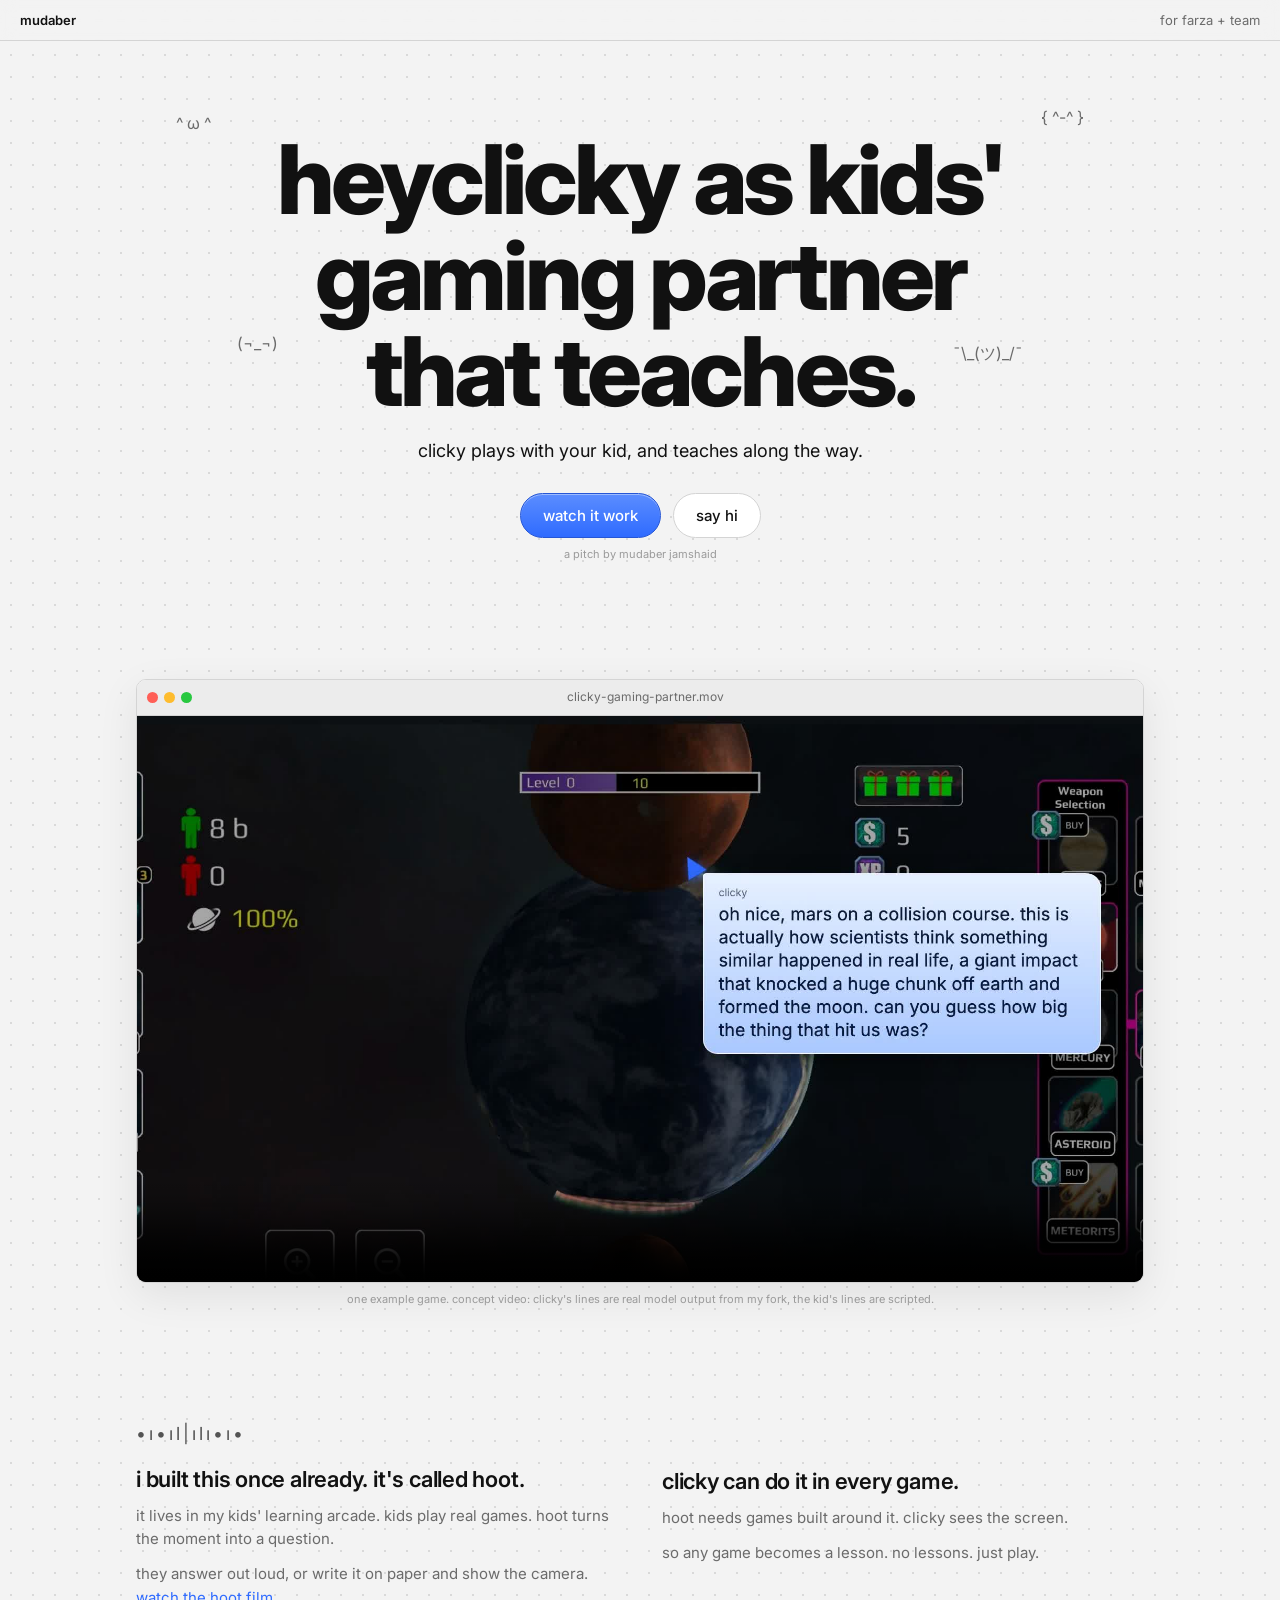
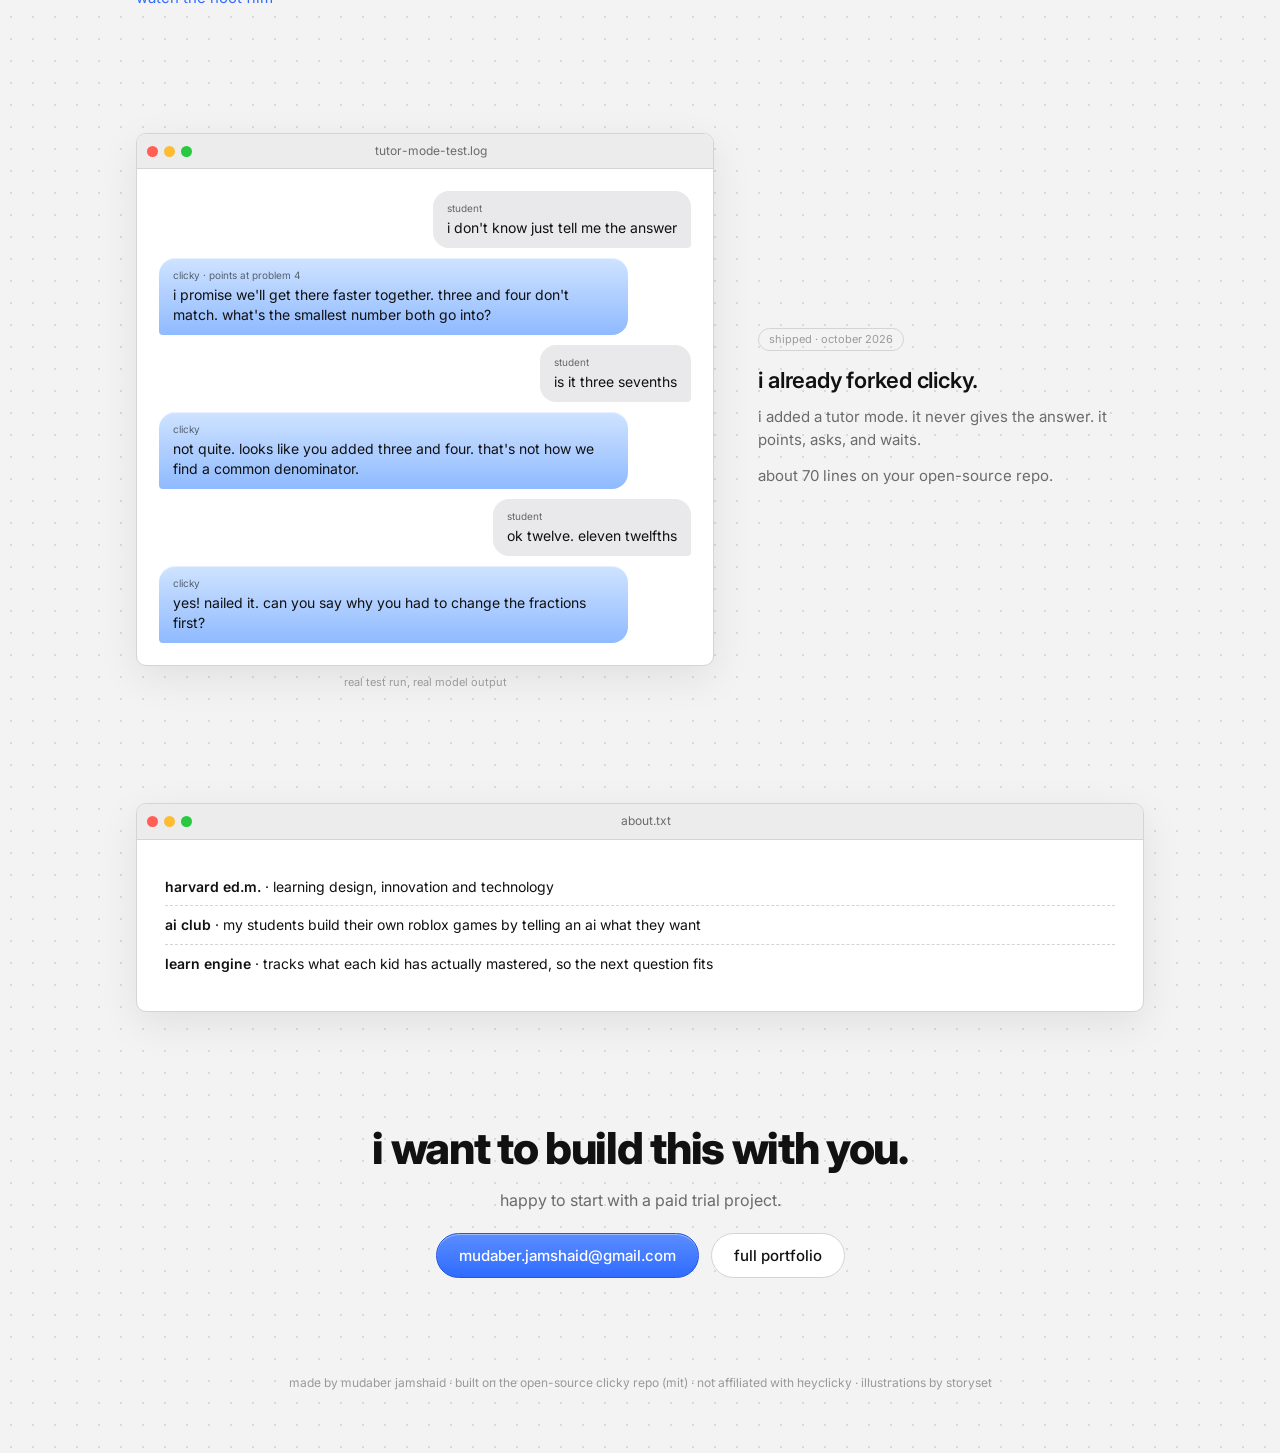
<file: clicky/index.html>
<!doctype html>
<html lang="en">
<head>
<meta charset="utf-8">
<meta name="viewport" content="width=device-width, initial-scale=1">
<title>HeyClicky for Kids</title>
<meta name="description" content="Mudaber Jamshaid's pitch for Clicky as a game-partner tutor: what he has built and what comes next.">
<link rel="preconnect" href="https://fonts.googleapis.com">
<link href="https://fonts.googleapis.com/css2?family=Inter:wght@400;500;600;800&display=swap" rel="stylesheet">
<style>
:root{
  --bg:#f3f3f3; --dot:#d9d9d9; --ink:#111; --muted:#6b6b6b; --faint:#9a9a9a;
  --card:#fff; --chrome:#ececec; --line:#d4d4d4; --blue:#2f6bff;
  --bubble-a:#cfe3ff; --bubble-b:#8fbaff; --me:#e9e9ec;
}
@media (prefers-color-scheme: dark){
  :root:not([data-theme="light"]){
    --bg:#141414; --dot:#2a2a2a; --ink:#f2f2f2; --muted:#a6a6a6; --faint:#7a7a7a;
    --card:#1e1e1e; --chrome:#2a2a2a; --line:#3a3a3a; --blue:#6f9bff;
    --bubble-a:#244a8a; --bubble-b:#1a3566; --me:#2b2b2f;
  }
}
:root[data-theme="dark"]{
  --bg:#141414; --dot:#2a2a2a; --ink:#f2f2f2; --muted:#a6a6a6; --faint:#7a7a7a;
  --card:#1e1e1e; --chrome:#2a2a2a; --line:#3a3a3a; --blue:#6f9bff;
  --bubble-a:#244a8a; --bubble-b:#1a3566; --me:#2b2b2f;
}
*{box-sizing:border-box}
body{margin:0;background:var(--bg);color:var(--ink);font-family:Inter,system-ui,sans-serif;
  background-image:radial-gradient(var(--dot) 1px,transparent 1px);background-size:22px 22px;line-height:1.55}
a{color:var(--blue);text-decoration:none}
a:hover{text-decoration:underline}

/* menu bar */
.bar{position:sticky;top:0;z-index:5;display:flex;align-items:center;gap:20px;padding:10px 20px;
  font-size:13px;color:var(--muted);background:color-mix(in srgb,var(--bg) 85%,transparent);
  backdrop-filter:blur(8px);border-bottom:1px solid var(--line)}
.bar b{color:var(--ink);font-weight:600}
.bar .sp{flex:1}
.bar nav{display:flex;gap:18px}
@media (max-width:640px){.bar nav{display:none}}

.wrap{max-width:1040px;margin:0 auto;padding:0 16px}

/* hero */
.hero{position:relative;text-align:center;padding:90px 0 60px}
.hero h1{font-size:clamp(44px,9vw,96px);font-weight:800;letter-spacing:-.04em;line-height:1;margin:0}
.hero p.sub{font-size:18px;margin:18px 0 28px}
.pills{display:flex;gap:12px;justify-content:center;flex-wrap:wrap}
.pill{display:inline-flex;align-items:center;gap:8px;padding:10px 22px;border-radius:999px;font-size:15px;font-weight:500;
  border:1px solid var(--line);background:var(--card);color:var(--ink)}
.pill.blue{background:linear-gradient(#5b8dff,#2f6bff);color:#fff;border-color:#2556d6;box-shadow:inset 0 1px 0 rgba(255,255,255,.4)}
.pill:hover{text-decoration:none;filter:brightness(1.05)}
.cap{font-size:11px;color:var(--faint);margin-top:8px}
.kao{position:absolute;color:var(--muted);font-size:16px;user-select:none}
@media (max-width:760px){.kao{display:none}}

/* mac window */
.win{background:var(--card);border:1px solid var(--line);border-radius:10px;overflow:hidden;
  box-shadow:0 12px 40px rgba(0,0,0,.08)}
.win .tb{display:flex;align-items:center;gap:6px;padding:8px 10px;background:var(--chrome);border-bottom:1px solid var(--line);
  font-size:12px;color:var(--muted)}
.win .tb i{width:11px;height:11px;border-radius:50%;display:inline-block}
.win .tb i:nth-child(1){background:#ff5f57}.win .tb i:nth-child(2){background:#febc2e}.win .tb i:nth-child(3){background:#28c840}
.win .tb span{flex:1;text-align:center;margin-right:40px}
.win .body{padding:22px}
.fname{font-size:11px;color:var(--faint);text-align:center;margin-top:8px}

/* sections */
section{padding:56px 0}
.row{display:grid;grid-template-columns:1fr 1fr;gap:44px;align-items:center}
.row.flip{grid-template-columns:1.5fr 1fr}
.row.flip .txt{order:2}
@media (max-width:820px){.row,.row.flip{grid-template-columns:1fr;gap:24px}.row.flip .txt{order:0}}
h2{font-size:22px;font-weight:600;margin:0 0 8px;letter-spacing:-.01em}
.txt p{color:var(--muted);margin:0 0 12px;font-size:15px}
.tag{display:inline-block;font-size:11px;color:var(--faint);border:1px solid var(--line);border-radius:999px;padding:2px 10px;margin-bottom:12px}
.wave{color:var(--ink);letter-spacing:3px;font-size:18px;margin-bottom:14px;opacity:.7}

/* chat */
.chat{display:flex;flex-direction:column;gap:10px}
.msg{max-width:88%;padding:10px 14px;border-radius:16px;font-size:14px;line-height:1.45}
.msg.kid{align-self:flex-end;background:var(--me);border-bottom-right-radius:4px}
.msg.cl{align-self:flex-start;background:linear-gradient(var(--bubble-a),var(--bubble-b));border-bottom-left-radius:4px;
  box-shadow:inset 0 1px 0 rgba(255,255,255,.5)}
.msg small{display:block;font-size:10px;opacity:.6;margin-bottom:2px;text-transform:lowercase}

/* screenshot with pointer */
.shot{position:relative}
.shot img{width:100%;display:block;border-radius:6px;border:1px solid var(--line)}
.ptr{position:absolute;left:46%;top:57%;width:0;height:0;border-left:9px solid transparent;border-right:9px solid transparent;
  border-bottom:18px solid var(--blue);transform:rotate(-35deg);filter:drop-shadow(0 2px 4px rgba(47,107,255,.5))}
.ptr-label{position:absolute;left:76%;top:47%;font-size:11px;background:var(--blue);color:#fff;padding:2px 8px;border-radius:999px}

/* grid of small windows */
.grid3{display:grid;grid-template-columns:repeat(3,1fr);gap:18px}
@media (max-width:820px){.grid3{grid-template-columns:1fr}}
.grid3 .body{padding:16px}
.grid3 h3{font-size:15px;margin:0 0 6px}
.grid3 p{font-size:13px;color:var(--muted);margin:0}

ul.clean{list-style:none;padding:0;margin:0;font-size:14px}
ul.clean li{padding:8px 0;border-bottom:1px dashed var(--line)}
ul.clean li:last-child{border:0}
ul.clean b{font-weight:600}

.big{font-size:clamp(28px,5vw,44px);font-weight:800;letter-spacing:-.03em;line-height:1.1;margin:0 0 14px}
footer{padding:40px 0 60px;text-align:center;font-size:12px;color:var(--faint)}
</style>
</head>
<body>

<div class="bar">
  <b>mudaber</b>
  <span class="sp"></span>
  <span>for farza + team</span>
</div>

<div class="wrap">

<header class="hero">
  <span class="kao" style="left:4%;top:70px">^ ω ^</span>
  <span class="kao" style="right:6%;top:64px">{ ^-^ }</span>
  <span class="kao" style="left:10%;top:290px">(¬_¬)</span>
  <span class="kao" style="right:12%;top:300px">¯\_(ツ)_/¯</span>
  <h1>heyclicky as kids'<br>gaming partner<br>that teaches.</h1>
  <p class="sub">clicky plays with your kid, and teaches along the way.</p>
  <div class="pills">
    <a class="pill blue" href="#hoot">watch it work</a>
    <a class="pill" href="mailto:mudaber.jamshaid@gmail.com">say hi</a>
  </div>
  <div class="cap">a pitch by mudaber jamshaid</div>
</header>

<section id="hoot">
  <div class="win">
    <div class="tb"><i></i><i></i><i></i><span>clicky-gaming-partner.mov</span></div>
    <video src="clicky-gaming-partner.mp4" poster="clicky-poster.jpg" controls playsinline preload="metadata" style="width:100%;display:block"></video>
  </div>
  <div class="fname">one example game. concept video: clicky's lines are real model output from my fork, the kid's lines are scripted.</div>
</section>

<section>
  <div class="row">
    <div class="txt">
      <div class="wave">•ı•ıl|ılı•ı•</div>
      <h2>i built this once already. it's called hoot.</h2>
      <p>it lives in my kids' learning arcade. kids play real games. hoot turns the moment into a question.</p>
      <p>they answer out loud, or write it on paper and show the camera. <a href="hoot.mp4">watch the hoot film</a></p>
    </div>
    <div class="txt">
      <h2>clicky can do it in every game.</h2>
      <p>hoot needs games built around it. clicky sees the screen.</p>
      <p>so any game becomes a lesson. no lessons. just play.</p>
    </div>
  </div>
</section>

<section>
  <div class="row flip">
    <div class="txt">
      <span class="tag">shipped · october 2026</span>
      <h2>i already forked clicky.</h2>
      <p>i added a tutor mode. it never gives the answer. it points, asks, and waits.</p>
      <p>about 70 lines on your open-source repo.</p>
    </div>
    <div>
      <div class="win">
        <div class="tb"><i></i><i></i><i></i><span>tutor-mode-test.log</span></div>
        <div class="body chat">
          <div class="msg kid"><small>student</small>i don't know just tell me the answer</div>
          <div class="msg cl"><small>clicky · points at problem 4</small>i promise we'll get there faster together. three and four don't match. what's the smallest number both go into?</div>
          <div class="msg kid"><small>student</small>is it three sevenths</div>
          <div class="msg cl"><small>clicky</small>not quite. looks like you added three and four. that's not how we find a common denominator.</div>
          <div class="msg kid"><small>student</small>ok twelve. eleven twelfths</div>
          <div class="msg cl"><small>clicky</small>yes! nailed it. can you say why you had to change the fractions first?</div>
        </div>
      </div>
      <div class="fname">real test run, real model output</div>
    </div>
  </div>
</section>

<section>
  <div class="win">
    <div class="tb"><i></i><i></i><i></i><span>about.txt</span></div>
    <div class="body" style="padding:28px">
      <ul class="clean">
        <li><b>harvard ed.m.</b> · learning design, innovation and technology</li>
        <li><b>ai club</b> · my students build their own roblox games by telling an ai what they want</li>
        <li><b>learn engine</b> · tracks what each kid has actually mastered, so the next question fits</li>
      </ul>
    </div>
  </div>
</section>

<section style="text-align:center">
  <p class="big">i want to build this with you.</p>
  <p style="color:var(--muted)">happy to start with a paid trial project.</p>
  <div class="pills" style="margin-top:20px">
    <a class="pill blue" href="mailto:mudaber.jamshaid@gmail.com">mudaber.jamshaid@gmail.com</a>
    <a class="pill" href="https://mudabbirchatgptpro.github.io/portfolio/">full portfolio</a>
  </div>
</section>

<footer>made by mudaber jamshaid · built on the open-source clicky repo (mit) · not affiliated with heyclicky · illustrations by storyset</footer>
</div>
</body>
</html>
</file>
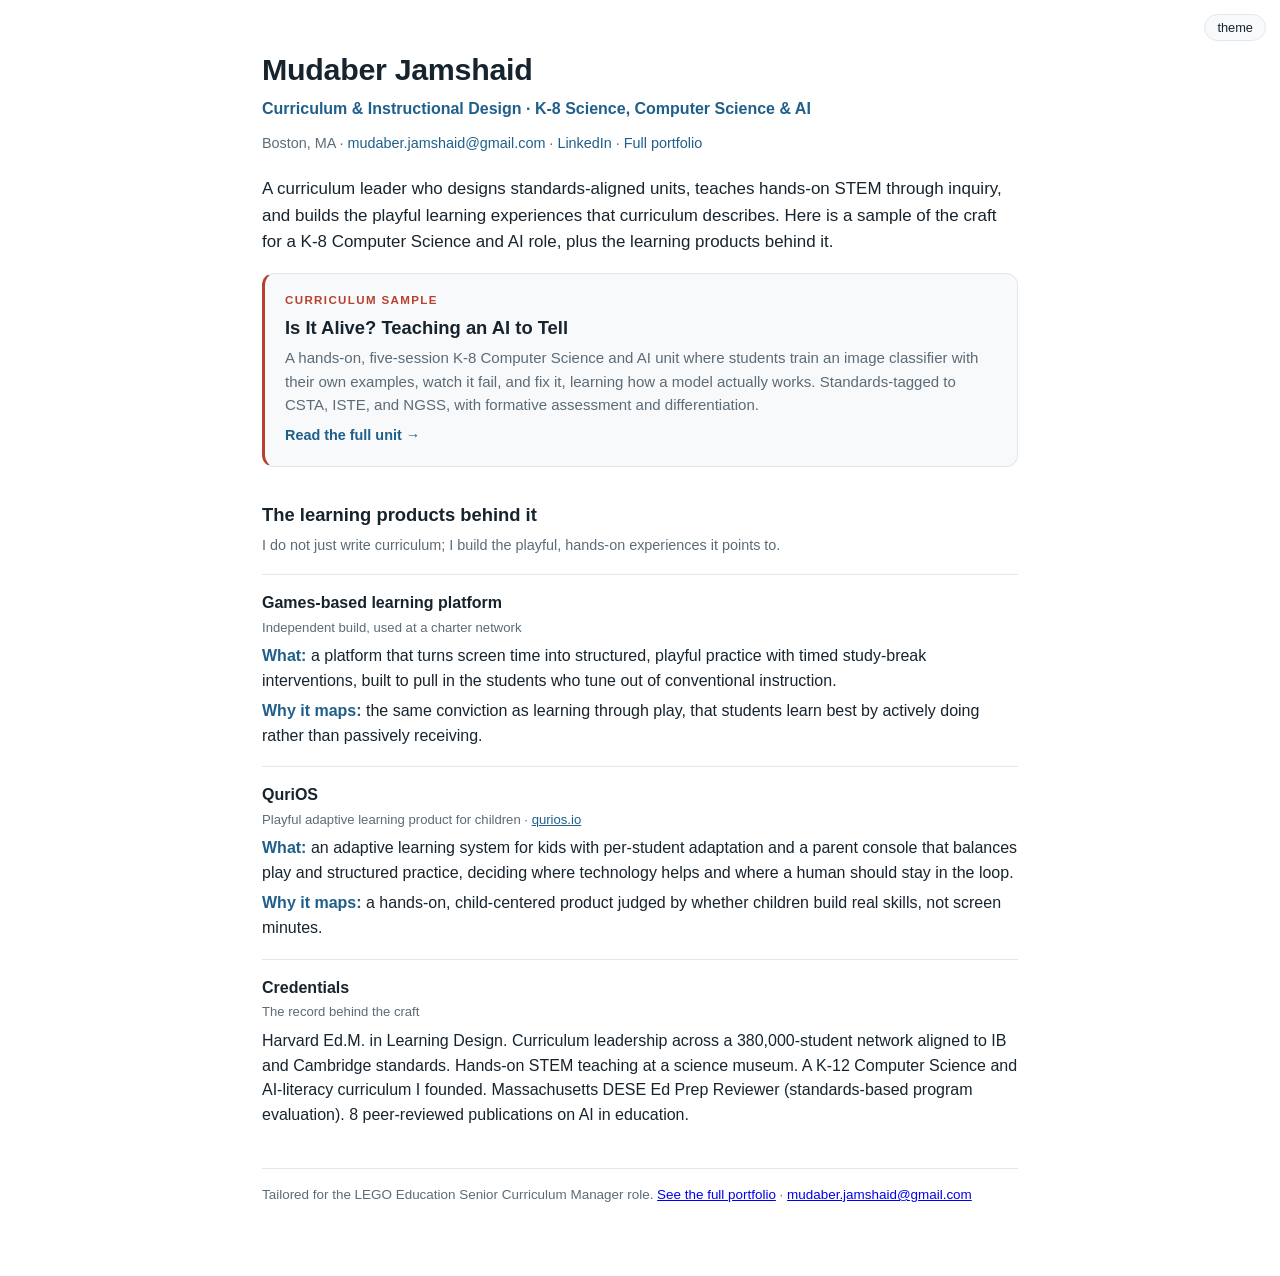
<file: lego/index.html>
<!DOCTYPE html>
<html lang="en">
<head>
<meta charset="utf-8">
<meta name="viewport" content="width=device-width, initial-scale=1">
<title>Mudaber Jamshaid — Curriculum &amp; Instructional Design</title>
<style>
  :root { --bg:#fff; --fg:#17242e; --muted:#5c6b76; --line:#e2e7ec; --accent:#b8402f; --accent2:#1f5f8b; --card:#f7f9fb; --tag:#eef3f7; }
  @media (prefers-color-scheme: dark) { :root { --bg:#0f151a; --fg:#e6edf3; --muted:#94a3af; --line:#26313a; --accent:#e0715f; --accent2:#5aa9e0; --card:#151d24; --tag:#1a2831; } }
  :root[data-theme="dark"] { --bg:#0f151a; --fg:#e6edf3; --muted:#94a3af; --line:#26313a; --accent:#e0715f; --accent2:#5aa9e0; --card:#151d24; --tag:#1a2831; }
  :root[data-theme="light"] { --bg:#fff; --fg:#17242e; --muted:#5c6b76; --line:#e2e7ec; --accent:#b8402f; --accent2:#1f5f8b; --card:#f7f9fb; --tag:#eef3f7; }
  * { box-sizing:border-box; }
  body { margin:0; background:var(--bg); color:var(--fg); font-family:-apple-system,BlinkMacSystemFont,"Segoe UI",Roboto,Helvetica,Arial,sans-serif; line-height:1.55; }
  .wrap { max-width:800px; margin:0 auto; padding:46px 22px 70px; }
  h1 { font-size:1.9rem; margin:0 0 4px; letter-spacing:-0.01em; }
  .role { color:var(--accent2); font-weight:600; }
  .links { margin-top:10px; font-size:.9rem; color:var(--muted); }
  .links a { color:var(--accent2); text-decoration:none; }
  .lede { margin:22px 0 6px; font-size:1.06rem; }
  .feature { display:block; background:var(--card); border:1px solid var(--line); border-left:3px solid var(--accent); border-radius:12px; padding:18px 20px; margin:18px 0; text-decoration:none; color:inherit; }
  .feature .k { color:var(--accent); font-size:.72rem; text-transform:uppercase; letter-spacing:.12em; font-weight:700; }
  .feature h2 { margin:4px 0 4px; font-size:1.15rem; color:var(--fg); }
  .feature p { margin:0; color:var(--muted); font-size:.94rem; }
  .feature .go { color:var(--accent2); font-weight:600; font-size:.9rem; margin-top:8px; display:inline-block; }
  h3 { font-size:1.15rem; margin:34px 0 4px; }
  .sub { color:var(--muted); font-size:.9rem; margin:0 0 8px; }
  .case { border-top:1px solid var(--line); padding-top:16px; margin-top:18px; }
  .case h4 { margin:0 0 2px; font-size:1rem; }
  .case .meta { color:var(--muted); font-size:.82rem; margin-bottom:6px; }
  .case p { margin:5px 0; }
  .case .label { font-weight:600; color:var(--accent2); }
  .case a { color:var(--accent2); }
  footer { margin-top:40px; padding-top:16px; border-top:1px solid var(--line); color:var(--muted); font-size:.84rem; }
  .toggle { position:fixed; top:14px; right:14px; background:var(--card); border:1px solid var(--line); color:var(--fg); border-radius:20px; padding:5px 12px; font-size:.8rem; cursor:pointer; }
</style>
</head>
<body>
<button class="toggle" onclick="(function(){var r=document.documentElement;var d=(r.getAttribute('data-theme')||(window.matchMedia('(prefers-color-scheme: dark)').matches?'dark':'light'));r.setAttribute('data-theme',d==='dark'?'light':'dark');})()">theme</button>
<div class="wrap">
  <h1>Mudaber Jamshaid</h1>
  <div class="role">Curriculum &amp; Instructional Design &middot; K-8 Science, Computer Science &amp; AI</div>
  <div class="links">Boston, MA &middot; <a href="mailto:mudaber.jamshaid@gmail.com">mudaber.jamshaid@gmail.com</a> &middot; <a href="http://linkedin.com/in/mudaberjamshaid">LinkedIn</a> &middot; <a href="../">Full portfolio</a></div>

  <p class="lede">A curriculum leader who designs standards-aligned units, teaches hands-on STEM through inquiry, and builds the playful learning experiences that curriculum describes. Here is a sample of the craft for a K-8 Computer Science and AI role, plus the learning products behind it.</p>

  <a class="feature" href="../lego-curriculum-sample.html">
    <div class="k">Curriculum sample</div>
    <h2>Is It Alive? Teaching an AI to Tell</h2>
    <p>A hands-on, five-session K-8 Computer Science and AI unit where students train an image classifier with their own examples, watch it fail, and fix it, learning how a model actually works. Standards-tagged to CSTA, ISTE, and NGSS, with formative assessment and differentiation.</p>
    <span class="go">Read the full unit &rarr;</span>
  </a>

  <h3>The learning products behind it</h3>
  <p class="sub">I do not just write curriculum; I build the playful, hands-on experiences it points to.</p>

  <div class="case">
    <h4>Games-based learning platform</h4>
    <div class="meta">Independent build, used at a charter network</div>
    <p><span class="label">What:</span> a platform that turns screen time into structured, playful practice with timed study-break interventions, built to pull in the students who tune out of conventional instruction.</p>
    <p><span class="label">Why it maps:</span> the same conviction as learning through play, that students learn best by actively doing rather than passively receiving.</p>
  </div>

  <div class="case">
    <h4>QuriOS</h4>
    <div class="meta">Playful adaptive learning product for children &middot; <a href="https://qurios.io">qurios.io</a></div>
    <p><span class="label">What:</span> an adaptive learning system for kids with per-student adaptation and a parent console that balances play and structured practice, deciding where technology helps and where a human should stay in the loop.</p>
    <p><span class="label">Why it maps:</span> a hands-on, child-centered product judged by whether children build real skills, not screen minutes.</p>
  </div>

  <div class="case">
    <h4>Credentials</h4>
    <div class="meta">The record behind the craft</div>
    <p>Harvard Ed.M. in Learning Design. Curriculum leadership across a 380,000-student network aligned to IB and Cambridge standards. Hands-on STEM teaching at a science museum. A K-12 Computer Science and AI-literacy curriculum I founded. Massachusetts DESE Ed Prep Reviewer (standards-based program evaluation). 8 peer-reviewed publications on AI in education.</p>
  </div>

  <footer>
    Tailored for the LEGO Education Senior Curriculum Manager role. <a href="../">See the full portfolio</a> &middot; <a href="mailto:mudaber.jamshaid@gmail.com">mudaber.jamshaid@gmail.com</a>
  </footer>
</div>
</body>
</html>
</file>
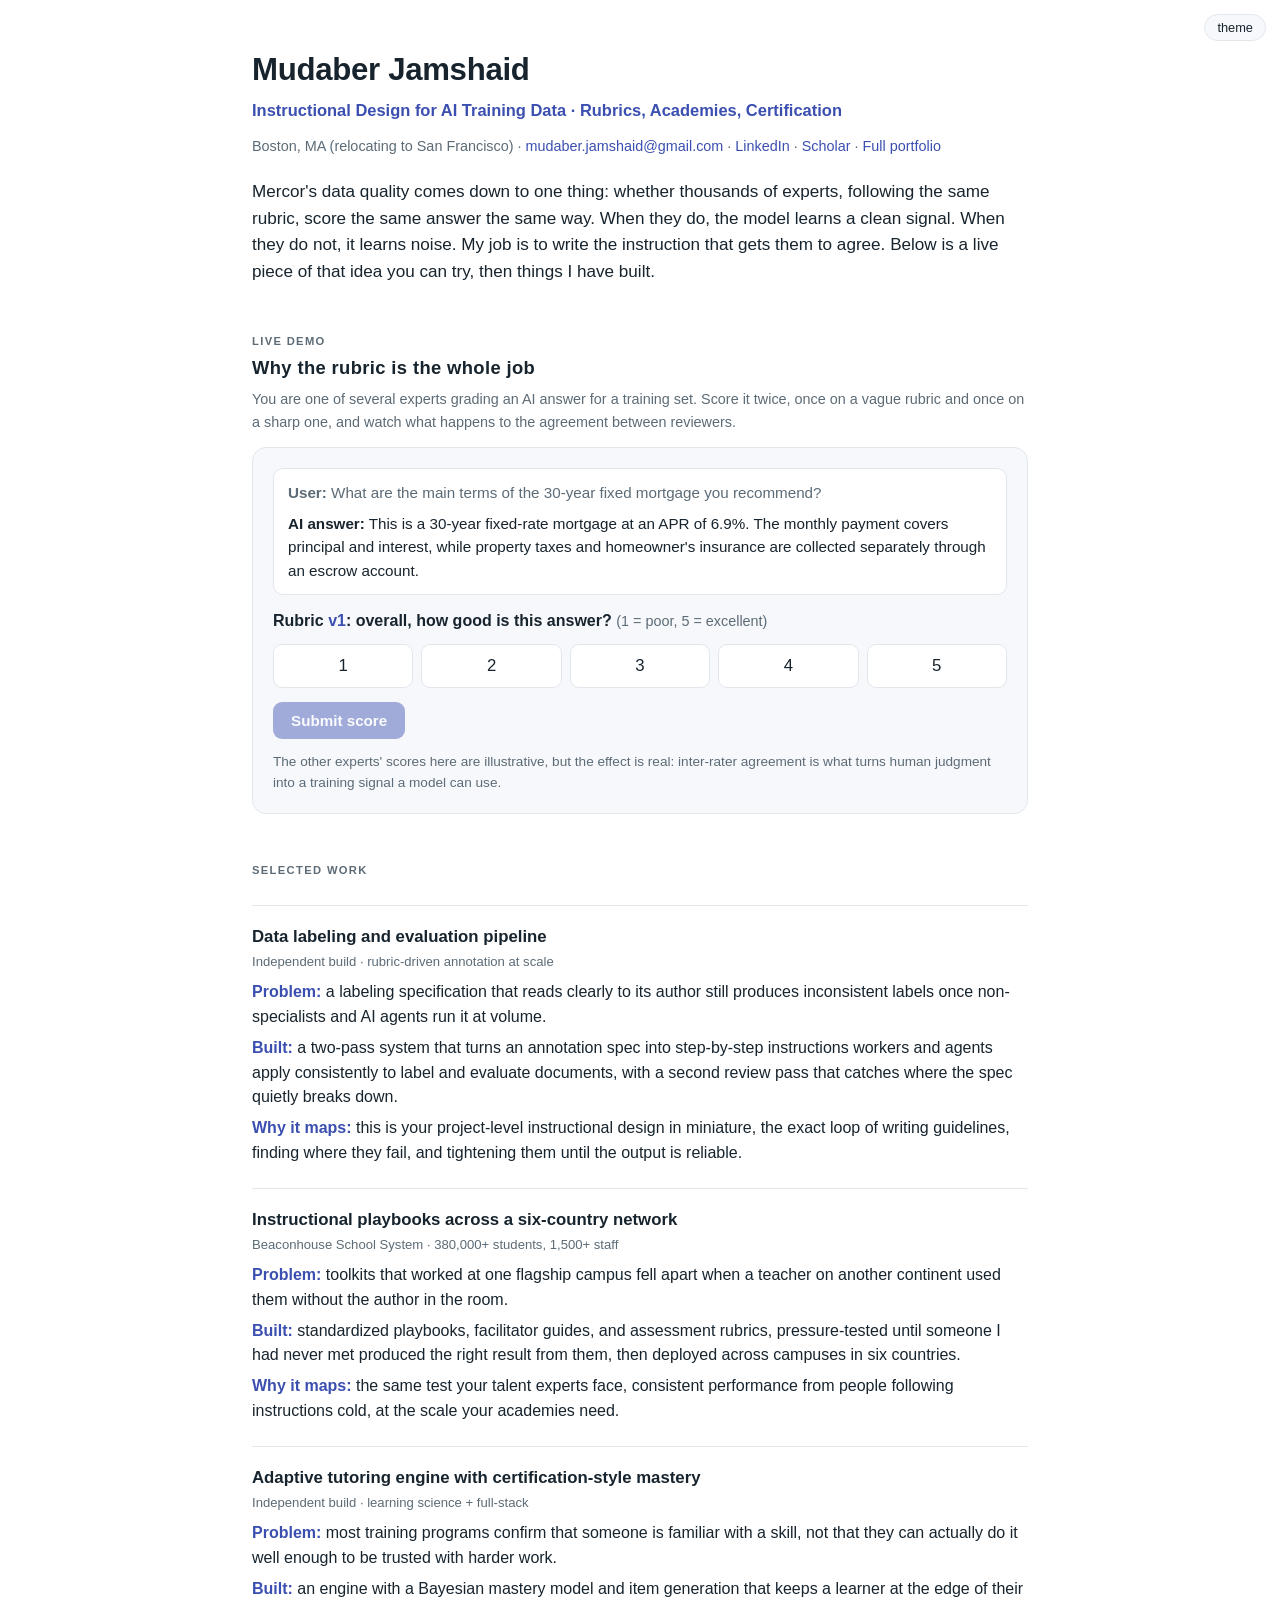
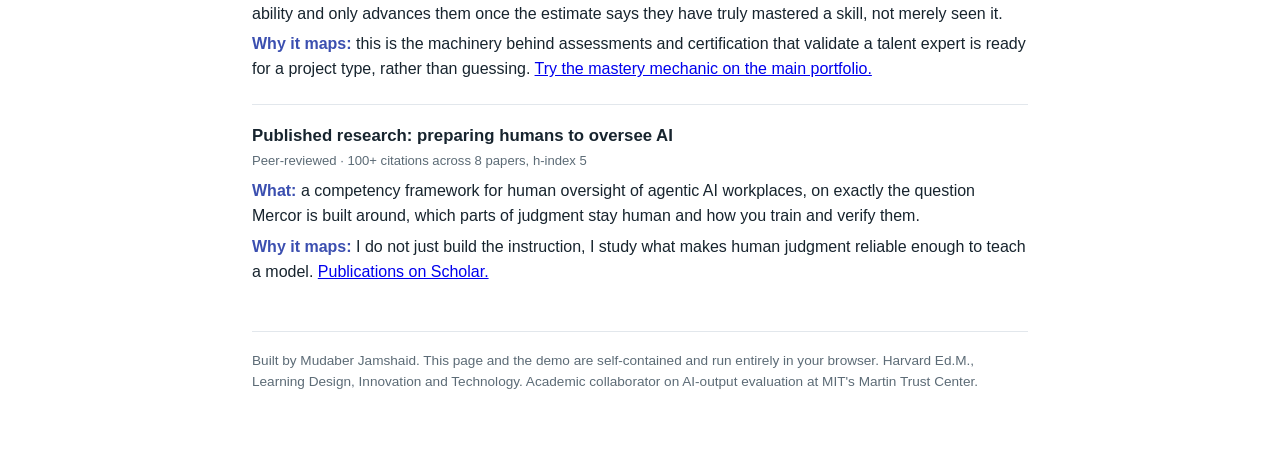
<file: mercor/index.html>
<!DOCTYPE html>
<html lang="en">
<head>
<meta charset="utf-8">
<meta name="viewport" content="width=device-width, initial-scale=1">
<title>Mudaber Jamshaid — Instructional Design for AI Training Data</title>
<style>
  :root { --bg:#ffffff; --fg:#17242e; --muted:#5c6b76; --line:#e2e7ec;
    --accent:#3b4fb0; --accent-soft:#eceefb; --card:#f7f8fc; --good:#1f8b6f; --bad:#c9564a; }
  @media (prefers-color-scheme: dark) {
    :root { --bg:#0f151a; --fg:#e6edf3; --muted:#94a3af; --line:#26313a;
      --accent:#8f9cf0; --accent-soft:#171d33; --card:#151d24; --good:#4fd0a8; --bad:#e68075; } }
  :root[data-theme="dark"] { --bg:#0f151a; --fg:#e6edf3; --muted:#94a3af; --line:#26313a; --accent:#8f9cf0; --accent-soft:#171d33; --card:#151d24; --good:#4fd0a8; --bad:#e68075; }
  :root[data-theme="light"] { --bg:#ffffff; --fg:#17242e; --muted:#5c6b76; --line:#e2e7ec; --accent:#3b4fb0; --accent-soft:#eceefb; --card:#f7f8fc; --good:#1f8b6f; --bad:#c9564a; }
  * { box-sizing:border-box; }
  body { margin:0; background:var(--bg); color:var(--fg);
    font-family:-apple-system,BlinkMacSystemFont,"Segoe UI",Roboto,Helvetica,Arial,sans-serif; line-height:1.55; -webkit-font-smoothing:antialiased; }
  .wrap { max-width:820px; margin:0 auto; padding:46px 22px 72px; }
  h1 { font-size:1.95rem; margin:0 0 4px; letter-spacing:-0.01em; }
  .role { color:var(--accent); font-weight:600; font-size:1.03rem; }
  .links { margin-top:11px; font-size:.9rem; color:var(--muted); }
  .links a { color:var(--accent); text-decoration:none; }
  .links a:hover { text-decoration:underline; }
  .lede { margin:22px 0 6px; font-size:1.07rem; }
  h2 { font-size:1.15rem; margin:40px 0 6px; letter-spacing:.02em; }
  h2 .tag { font-size:.7rem; text-transform:uppercase; letter-spacing:.12em; color:var(--muted); font-weight:600; }
  .sub { color:var(--muted); font-size:.9rem; margin:0 0 14px; }
  .demo { background:var(--card); border:1px solid var(--line); border-radius:14px; padding:20px; margin-top:10px; }
  .qa { border:1px solid var(--line); border-radius:10px; padding:12px 14px; background:var(--bg); margin-bottom:14px; font-size:.95rem; }
  .qa .u { color:var(--muted); }
  .qa .a { margin-top:7px; }
  .rubric { font-weight:600; margin:4px 0 10px; }
  .rubric .v { color:var(--accent); }
  .opts { display:grid; grid-template-columns:repeat(5,1fr); gap:8px; }
  .opts button { font-size:1.05rem; padding:11px 0; border:1px solid var(--line); background:var(--bg); color:var(--fg); border-radius:9px; cursor:pointer; transition:.15s; }
  .opts button:hover { border-color:var(--accent); background:var(--accent-soft); }
  .opts button.sel { border-color:var(--accent); background:var(--accent); color:#fff; }
  .checks { display:flex; flex-direction:column; gap:9px; margin-bottom:4px; }
  .checks label { display:flex; align-items:center; gap:10px; font-size:.96rem; padding:9px 12px; border:1px solid var(--line); border-radius:9px; background:var(--bg); cursor:pointer; }
  .checks input { width:17px; height:17px; accent-color:var(--accent); }
  .go { margin-top:14px; }
  .go button { font-size:.95rem; font-weight:600; padding:10px 18px; border:none; border-radius:9px; background:var(--accent); color:#fff; cursor:pointer; }
  .go button:disabled { opacity:.45; cursor:default; }
  .reveal { margin-top:16px; display:none; }
  .scores { display:flex; gap:6px; flex-wrap:wrap; margin:8px 0; }
  .chip { font-size:.82rem; font-variant-numeric:tabular-nums; padding:5px 9px; border-radius:7px; background:var(--accent-soft); color:var(--fg); border:1px solid var(--line); }
  .chip.you { background:var(--accent); color:#fff; border-color:var(--accent); }
  .meterrow { display:flex; justify-content:space-between; font-size:.82rem; color:var(--muted); margin-top:12px; }
  .meter { height:13px; border-radius:8px; background:var(--accent-soft); overflow:hidden; margin:6px 0 2px; }
  .meter > span { display:block; height:100%; width:0%; transition:width .6s ease; }
  .signal { font-weight:600; margin-top:8px; }
  .signal.clean { color:var(--good); } .signal.noisy { color:var(--bad); } .signal.mid { color:var(--accent); }
  .note { font-size:.85rem; color:var(--muted); margin-top:12px; }
  .takeaway { border-left:3px solid var(--accent); padding:12px 16px; margin-top:16px; background:var(--accent-soft); border-radius:0 10px 10px 0; font-size:.98rem; display:none; }
  .case { border-top:1px solid var(--line); padding-top:18px; margin-top:22px; }
  .case h3 { margin:0 0 2px; font-size:1.05rem; }
  .case .meta { color:var(--muted); font-size:.82rem; margin-bottom:8px; }
  .case p { margin:6px 0; }
  .case .label { font-weight:600; color:var(--accent); }
  .case .links a { color:var(--accent); text-decoration:none; font-size:.88rem; }
  footer { margin-top:46px; padding-top:18px; border-top:1px solid var(--line); color:var(--muted); font-size:.85rem; }
  .toggle { position:fixed; top:14px; right:14px; background:var(--card); border:1px solid var(--line); color:var(--fg); border-radius:20px; padding:5px 12px; font-size:.8rem; cursor:pointer; }
</style>
</head>
<body>
<button class="toggle" onclick="(function(){var r=document.documentElement;var d=(r.getAttribute('data-theme')||(window.matchMedia('(prefers-color-scheme: dark)').matches?'dark':'light'));r.setAttribute('data-theme',d==='dark'?'light':'dark');})()">theme</button>
<div class="wrap">
  <header>
    <h1>Mudaber Jamshaid</h1>
    <div class="role">Instructional Design for AI Training Data &middot; Rubrics, Academies, Certification</div>
    <div class="links">
      Boston, MA (relocating to San Francisco) &middot; <a href="mailto:mudaber.jamshaid@gmail.com">mudaber.jamshaid@gmail.com</a>
      &middot; <a href="http://linkedin.com/in/mudaberjamshaid">LinkedIn</a>
      &middot; <a href="https://scholar.google.com/citations?user=831zUVYAAAAJ">Scholar</a>
      &middot; <a href="../">Full portfolio</a>
    </div>
  </header>

  <p class="lede">Mercor's data quality comes down to one thing: whether thousands of experts, following the same rubric, score the same answer the same way. When they do, the model learns a clean signal. When they do not, it learns noise. My job is to write the instruction that gets them to agree. Below is a live piece of that idea you can try, then things I have built.</p>

  <h2><span class="tag">Live demo</span><br>Why the rubric is the whole job</h2>
  <p class="sub">You are one of several experts grading an AI answer for a training set. Score it twice, once on a vague rubric and once on a sharp one, and watch what happens to the agreement between reviewers.</p>

  <div class="demo" id="demo">
    <div class="qa">
      <div class="u"><b>User:</b> What are the main terms of the 30-year fixed mortgage you recommend?</div>
      <div class="a"><b>AI answer:</b> This is a 30-year fixed-rate mortgage at an APR of 6.9%. The monthly payment covers principal and interest, while property taxes and homeowner's insurance are collected separately through an escrow account.</div>
    </div>

    <div id="stage"></div>

    <div class="reveal" id="reveal">
      <div id="revealText"></div>
      <div class="scores" id="scores"></div>
      <div class="meterrow"><span>Reviewer agreement</span><span id="agrPct">0%</span></div>
      <div class="meter"><span id="agrBar"></span></div>
      <div class="signal" id="signal"></div>
      <div class="go" id="next"></div>
    </div>

    <div class="takeaway" id="takeaway">
      That gap between the first rubric and the second is where a Learning Designer lives. Multiply it across 30,000 experts and it is the difference between data a lab keeps and data it sends back. Writing the guideline, the rubric, and the check that gets reviewers to agree, then certifying that they can, is the work I want to do here.
    </div>

    <div class="note">The other experts' scores here are illustrative, but the effect is real: inter-rater agreement is what turns human judgment into a training signal a model can use.</div>
  </div>

  <h2><span class="tag">Selected work</span></h2>

  <div class="case">
    <h3>Data labeling and evaluation pipeline</h3>
    <div class="meta">Independent build &middot; rubric-driven annotation at scale</div>
    <p><span class="label">Problem:</span> a labeling specification that reads clearly to its author still produces inconsistent labels once non-specialists and AI agents run it at volume.</p>
    <p><span class="label">Built:</span> a two-pass system that turns an annotation spec into step-by-step instructions workers and agents apply consistently to label and evaluate documents, with a second review pass that catches where the spec quietly breaks down.</p>
    <p><span class="label">Why it maps:</span> this is your project-level instructional design in miniature, the exact loop of writing guidelines, finding where they fail, and tightening them until the output is reliable.</p>
  </div>

  <div class="case">
    <h3>Instructional playbooks across a six-country network</h3>
    <div class="meta">Beaconhouse School System &middot; 380,000+ students, 1,500+ staff</div>
    <p><span class="label">Problem:</span> toolkits that worked at one flagship campus fell apart when a teacher on another continent used them without the author in the room.</p>
    <p><span class="label">Built:</span> standardized playbooks, facilitator guides, and assessment rubrics, pressure-tested until someone I had never met produced the right result from them, then deployed across campuses in six countries.</p>
    <p><span class="label">Why it maps:</span> the same test your talent experts face, consistent performance from people following instructions cold, at the scale your academies need.</p>
  </div>

  <div class="case">
    <h3>Adaptive tutoring engine with certification-style mastery</h3>
    <div class="meta">Independent build &middot; learning science + full-stack</div>
    <p><span class="label">Problem:</span> most training programs confirm that someone is familiar with a skill, not that they can actually do it well enough to be trusted with harder work.</p>
    <p><span class="label">Built:</span> an engine with a Bayesian mastery model and item generation that keeps a learner at the edge of their ability and only advances them once the estimate says they have truly mastered a skill, not merely seen it.</p>
    <p><span class="label">Why it maps:</span> this is the machinery behind assessments and certification that validate a talent expert is ready for a project type, rather than guessing. <a href="../#demo">Try the mastery mechanic on the main portfolio.</a></p>
  </div>

  <div class="case">
    <h3>Published research: preparing humans to oversee AI</h3>
    <div class="meta">Peer-reviewed &middot; 100+ citations across 8 papers, h-index 5</div>
    <p><span class="label">What:</span> a competency framework for human oversight of agentic AI workplaces, on exactly the question Mercor is built around, which parts of judgment stay human and how you train and verify them.</p>
    <p><span class="label">Why it maps:</span> I do not just build the instruction, I study what makes human judgment reliable enough to teach a model. <a href="https://scholar.google.com/citations?user=831zUVYAAAAJ">Publications on Scholar.</a></p>
  </div>

  <footer>
    Built by Mudaber Jamshaid. This page and the demo are self-contained and run entirely in your browser.
    Harvard Ed.M., Learning Design, Innovation and Technology. Academic collaborator on AI-output evaluation at MIT's Martin Trust Center.
  </footer>
</div>

<script>
// --- Rubric-clarity demo: vague rubric scatters reviewers, sharp rubric converges them ---
var others1 = [2,3,3,4,5,3];               // six other experts, vague 1-5 rubric
var others2 = [2,2,2,2,3,2];               // six other experts, sharp 3-point rubric (answer meets 2 of 3)
var stageEl = document.getElementById('stage');
var revealEl = document.getElementById('reveal');
var round = 1;
var youPick = null, youChecks = [false,false,false];

function stdev(arr){
  var m = arr.reduce(function(a,b){return a+b;},0)/arr.length;
  var v = arr.reduce(function(a,b){return a+(b-m)*(b-m);},0)/arr.length;
  return Math.sqrt(v);
}
function agreement(arr){
  // map spread to 0-100; a 1-5 style scale saturates around stdev 1.6
  var a = 1 - stdev(arr)/1.6;
  return Math.max(4, Math.min(99, Math.round(a*100)));
}

function renderRound1(){
  youPick = null;
  stageEl.innerHTML =
    '<div class="rubric">Rubric <span class="v">v1</span>: overall, how good is this answer? '
    + '<span class="sub" style="font-weight:400">(1 = poor, 5 = excellent)</span></div>'
    + '<div class="opts" id="opts"></div>'
    + '<div class="go"><button id="submit1" disabled>Submit score</button></div>';
  var opts = document.getElementById('opts');
  [1,2,3,4,5].forEach(function(n){
    var b = document.createElement('button');
    b.textContent = n;
    b.onclick = function(){
      youPick = n;
      Array.prototype.forEach.call(opts.children,function(c){c.classList.remove('sel');});
      b.classList.add('sel');
      document.getElementById('submit1').disabled = false;
    };
    opts.appendChild(b);
  });
  document.getElementById('submit1').onclick = function(){
    var all = others1.concat([youPick]);
    showReveal(
      'Six other experts scored the same answer:',
      others1, youPick, agreement(all),
      'Six experts, four different scores. "Good" means something different to each of them, so the model gets a signal it cannot learn from cleanly. The rubric, not the reviewers, is the problem.',
      'Now try a sharper rubric on the same answer', renderRound2
    );
  };
}

function renderRound2(){
  youChecks = [false,false,false];
  var items = [
    'States the exact APR (6.9%)',
    'Names the loan term (30 years)',
    'Flags any prepayment penalty'
  ];
  var html = '<div class="rubric">Rubric <span class="v">v2</span>: score the same answer on three observable checks.</div><div class="checks">';
  items.forEach(function(t,i){
    html += '<label><input type="checkbox" data-i="'+i+'"> '+t+'</label>';
  });
  html += '</div><div class="go"><button id="submit2">Submit score</button></div>';
  stageEl.innerHTML = html;
  Array.prototype.forEach.call(stageEl.querySelectorAll('input'),function(inp){
    inp.onchange = function(){ youChecks[+inp.getAttribute('data-i')] = inp.checked; };
  });
  document.getElementById('submit2').onclick = function(){
    var youScore = youChecks.reduce(function(a,b){return a+(b?1:0);},0);
    var all = others2.concat([youScore]);
    showReveal(
      'The same six experts, scoring on the sharp rubric (out of 3):',
      others2, youScore, agreement(all),
      'Same answer, same experts. Each line names something you can point to in the text, so everyone lands in the same place, even on the prepayment penalty the answer never mentions. That agreement is a signal the model can actually learn from. Getting a rubric to this point is the job.',
      null, null
    );
  };
}

function showReveal(caption, arr, you, agr, msg, nextLabel, nextFn){
  document.getElementById('revealText').innerHTML = '<div style="font-size:.9rem;color:var(--muted)">'+caption+'</div>';
  var scores = document.getElementById('scores');
  scores.innerHTML = '';
  arr.forEach(function(s){
    var c = document.createElement('span'); c.className='chip'; c.textContent=s; scores.appendChild(c);
  });
  var yc = document.createElement('span'); yc.className='chip you'; yc.textContent='you: '+you; scores.appendChild(yc);

  var bar = document.getElementById('agrBar');
  document.getElementById('agrPct').textContent = agr+'%';
  bar.style.width = agr+'%';
  bar.style.background = agr>=78 ? 'var(--good)' : (agr>=55 ? 'var(--accent)' : 'var(--bad)');

  var sig = document.getElementById('signal');
  if (agr>=78){ sig.className='signal clean'; sig.textContent='Training signal: clean. The model learns what "good" means.'; }
  else if (agr>=55){ sig.className='signal mid'; sig.textContent='Training signal: usable, with noise.'; }
  else { sig.className='signal noisy'; sig.textContent='Training signal: noisy. The model cannot tell what was rewarded.'; }

  document.getElementById('revealText').innerHTML += '<div style="margin-top:12px">'+msg+'</div>';

  var nextWrap = document.getElementById('next');
  if (nextLabel){
    nextWrap.innerHTML = '<button id="nextBtn">'+nextLabel+' &rarr;</button>';
    document.getElementById('nextBtn').onclick = function(){
      revealEl.style.display='none';
      nextFn();
    };
    document.getElementById('takeaway').style.display='none';
  } else {
    nextWrap.innerHTML = '<button id="againBtn" style="background:var(--card);color:var(--fg);border:1px solid var(--line)">Run it again</button>';
    document.getElementById('againBtn').onclick = function(){
      revealEl.style.display='none';
      document.getElementById('takeaway').style.display='none';
      round=1; renderRound1();
    };
    document.getElementById('takeaway').style.display='block';
  }
  revealEl.style.display='block';
}

renderRound1();
</script>
</body>
</html>
</file>
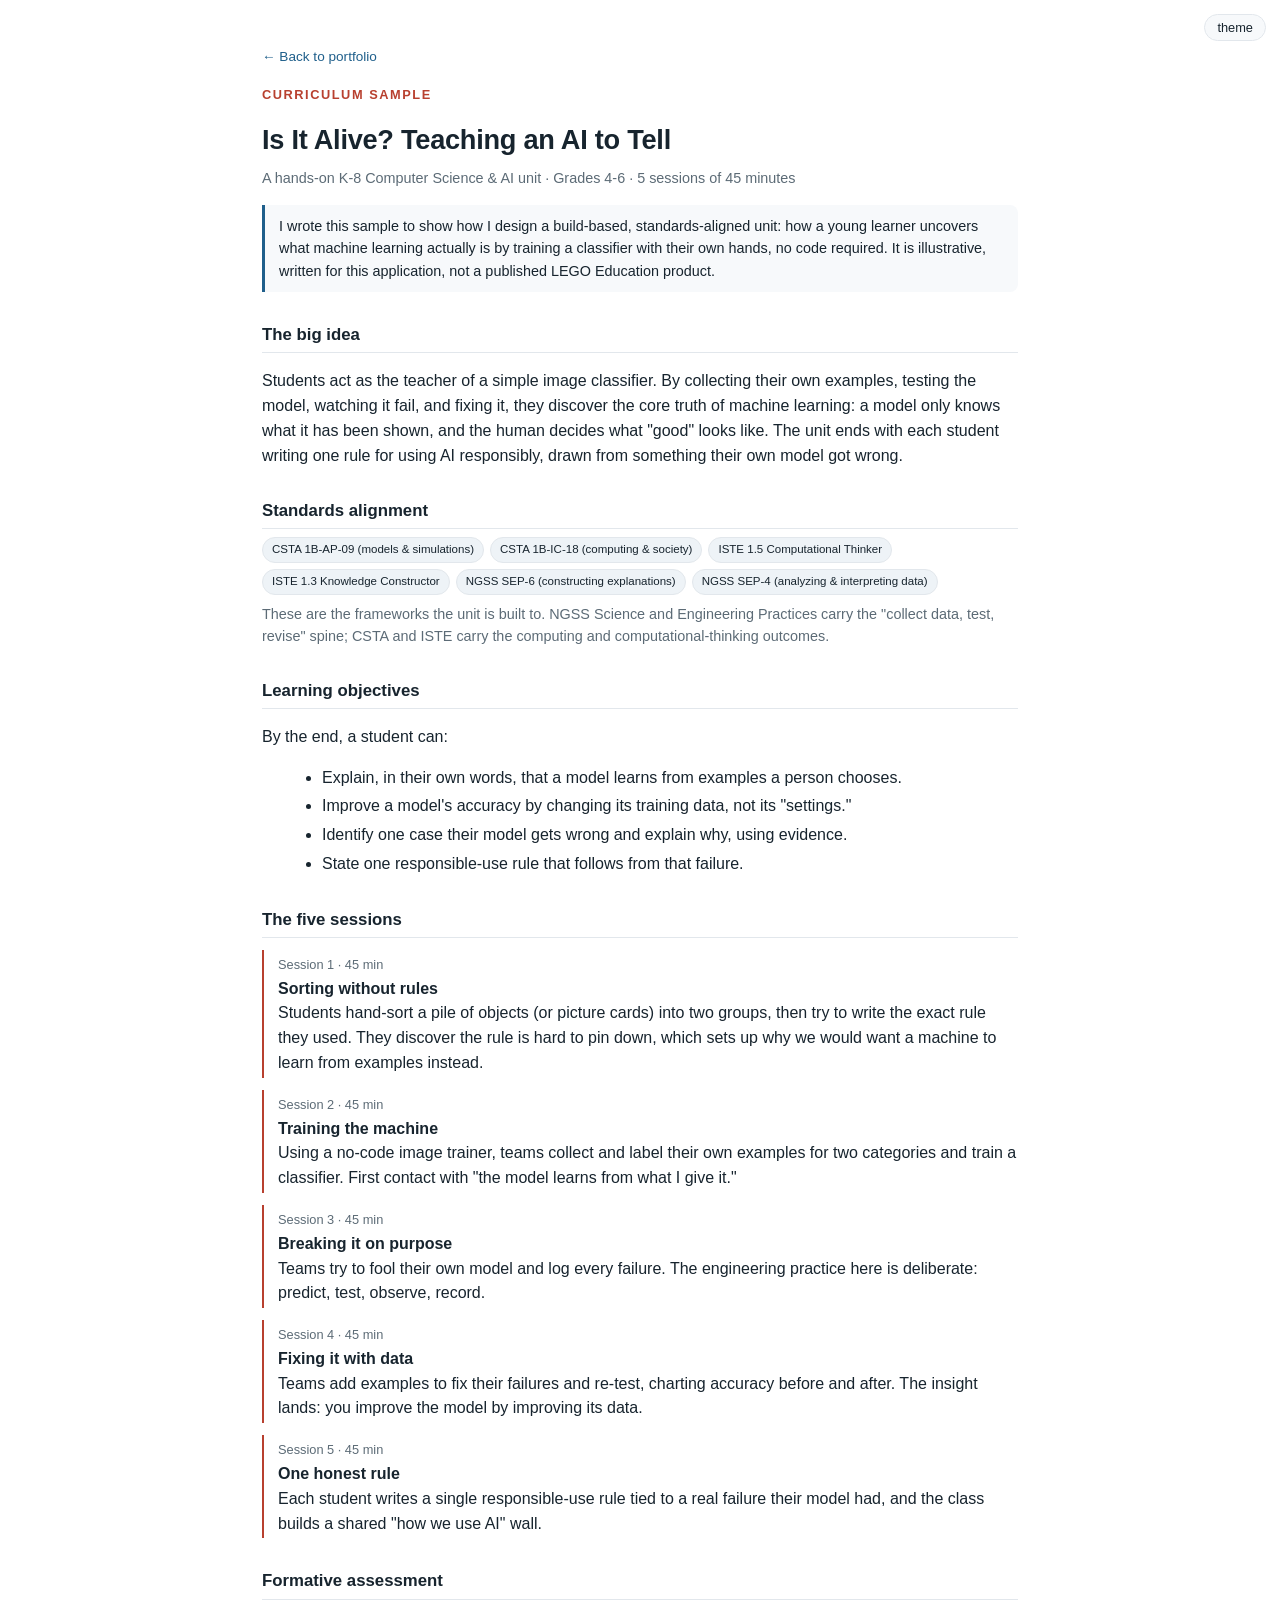
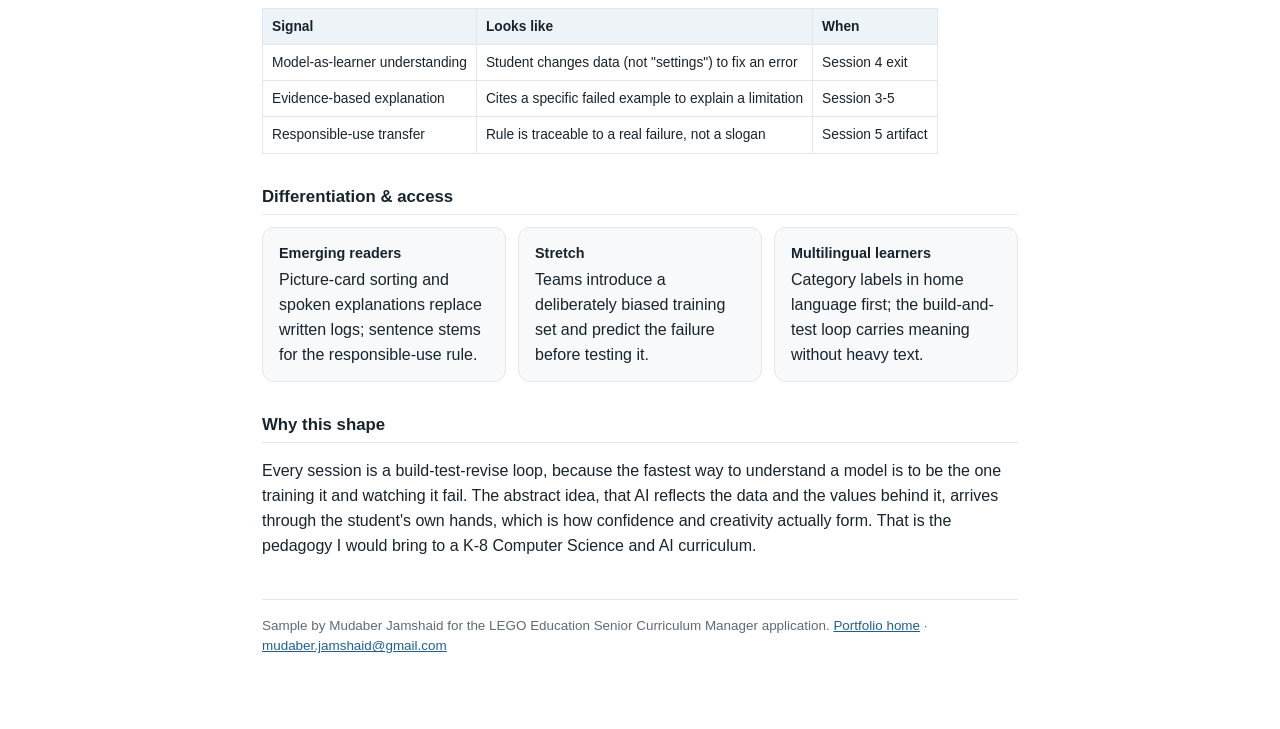
<file: lego-curriculum-sample.html>
<!DOCTYPE html>
<html lang="en">
<head>
<meta charset="utf-8">
<meta name="viewport" content="width=device-width, initial-scale=1">
<title>K-8 Curriculum Sample — Mudaber Jamshaid</title>
<style>
  :root { --bg:#fff; --fg:#17242e; --muted:#5c6b76; --line:#e2e7ec; --accent:#b8402f;
          --accent2:#1f5f8b; --card:#f7f9fb; --tag:#eef3f7; --good:#1f8b5f; }
  @media (prefers-color-scheme: dark) {
    :root { --bg:#0f151a; --fg:#e6edf3; --muted:#94a3af; --line:#26313a; --accent:#e0715f;
            --accent2:#5aa9e0; --card:#151d24; --tag:#1a2831; --good:#4fd0a0; } }
  :root[data-theme="dark"] { --bg:#0f151a; --fg:#e6edf3; --muted:#94a3af; --line:#26313a; --accent:#e0715f; --accent2:#5aa9e0; --card:#151d24; --tag:#1a2831; --good:#4fd0a0; }
  :root[data-theme="light"] { --bg:#fff; --fg:#17242e; --muted:#5c6b76; --line:#e2e7ec; --accent:#b8402f; --accent2:#1f5f8b; --card:#f7f9fb; --tag:#eef3f7; --good:#1f8b5f; }
  * { box-sizing:border-box; }
  body { margin:0; background:var(--bg); color:var(--fg);
    font-family:-apple-system,BlinkMacSystemFont,"Segoe UI",Roboto,Helvetica,Arial,sans-serif; line-height:1.55; }
  .wrap { max-width:800px; margin:0 auto; padding:44px 22px 72px; }
  .back { font-size:.85rem; color:var(--accent2); text-decoration:none; }
  h1 { font-size:1.7rem; margin:14px 0 2px; letter-spacing:-0.01em; }
  .kicker { color:var(--accent); font-weight:600; font-size:.8rem; text-transform:uppercase; letter-spacing:.12em; }
  .meta { color:var(--muted); font-size:.9rem; margin:6px 0 4px; }
  .note { background:var(--card); border-left:3px solid var(--accent2); padding:10px 14px; border-radius:0 8px 8px 0; font-size:.9rem; margin:16px 0; }
  h2 { font-size:1.05rem; margin:30px 0 6px; padding-bottom:4px; border-bottom:1px solid var(--line); }
  h3 { font-size:.98rem; margin:18px 0 4px; }
  .grid { display:grid; grid-template-columns:repeat(auto-fit,minmax(210px,1fr)); gap:12px; margin:12px 0; }
  .card { background:var(--card); border:1px solid var(--line); border-radius:12px; padding:14px 16px; }
  .card .h { font-weight:600; font-size:.9rem; margin-bottom:4px; }
  ul,ol { margin:6px 0 6px 20px; } li { margin:4px 0; }
  .tags { display:flex; flex-wrap:wrap; gap:6px; margin:8px 0; }
  .tag { background:var(--tag); border:1px solid var(--line); color:var(--fg); font-size:.72rem; padding:3px 9px; border-radius:20px; }
  .step { border-left:2px solid var(--accent); padding:2px 0 2px 14px; margin:12px 0; }
  .step .t { font-weight:600; }
  .step .time { color:var(--muted); font-size:.8rem; }
  table { border-collapse:collapse; width:100%; font-size:.86rem; margin:8px 0; display:block; overflow-x:auto; }
  th,td { border:1px solid var(--line); padding:7px 9px; text-align:left; vertical-align:top; }
  th { background:var(--tag); }
  footer { margin-top:40px; padding-top:16px; border-top:1px solid var(--line); color:var(--muted); font-size:.84rem; }
  a { color:var(--accent2); }
  .toggle { position:fixed; top:14px; right:14px; background:var(--card); border:1px solid var(--line); color:var(--fg); border-radius:20px; padding:5px 12px; font-size:.8rem; cursor:pointer; }
</style>
</head>
<body>
<button class="toggle" onclick="(function(){var r=document.documentElement;var d=(r.getAttribute('data-theme')||(window.matchMedia('(prefers-color-scheme: dark)').matches?'dark':'light'));r.setAttribute('data-theme',d==='dark'?'light':'dark');})()">theme</button>
<div class="wrap">
  <a class="back" href="./">&larr; Back to portfolio</a>
  <div class="kicker" style="margin-top:16px">Curriculum sample</div>
  <h1>Is It Alive? Teaching an AI to Tell</h1>
  <div class="meta">A hands-on K-8 Computer Science &amp; AI unit &middot; Grades 4-6 &middot; 5 sessions of 45 minutes</div>

  <div class="note">I wrote this sample to show how I design a build-based, standards-aligned unit: how a young learner uncovers what machine learning actually is by training a classifier with their own hands, no code required. It is illustrative, written for this application, not a published LEGO Education product.</div>

  <h2>The big idea</h2>
  <p>Students act as the teacher of a simple image classifier. By collecting their own examples, testing the model, watching it fail, and fixing it, they discover the core truth of machine learning: a model only knows what it has been shown, and the human decides what "good" looks like. The unit ends with each student writing one rule for using AI responsibly, drawn from something their own model got wrong.</p>

  <h2>Standards alignment</h2>
  <div class="tags">
    <span class="tag">CSTA 1B-AP-09 (models &amp; simulations)</span>
    <span class="tag">CSTA 1B-IC-18 (computing &amp; society)</span>
    <span class="tag">ISTE 1.5 Computational Thinker</span>
    <span class="tag">ISTE 1.3 Knowledge Constructor</span>
    <span class="tag">NGSS SEP-6 (constructing explanations)</span>
    <span class="tag">NGSS SEP-4 (analyzing &amp; interpreting data)</span>
  </div>
  <p class="meta">These are the frameworks the unit is built to. NGSS Science and Engineering Practices carry the "collect data, test, revise" spine; CSTA and ISTE carry the computing and computational-thinking outcomes.</p>

  <h2>Learning objectives</h2>
  <p>By the end, a student can:</p>
  <ul>
    <li>Explain, in their own words, that a model learns from examples a person chooses.</li>
    <li>Improve a model's accuracy by changing its training data, not its "settings."</li>
    <li>Identify one case their model gets wrong and explain why, using evidence.</li>
    <li>State one responsible-use rule that follows from that failure.</li>
  </ul>

  <h2>The five sessions</h2>
  <div class="step"><span class="time">Session 1 &middot; 45 min</span><div class="t">Sorting without rules</div>
    Students hand-sort a pile of objects (or picture cards) into two groups, then try to write the exact rule they used. They discover the rule is hard to pin down, which sets up why we would want a machine to learn from examples instead.</div>
  <div class="step"><span class="time">Session 2 &middot; 45 min</span><div class="t">Training the machine</div>
    Using a no-code image trainer, teams collect and label their own examples for two categories and train a classifier. First contact with "the model learns from what I give it."</div>
  <div class="step"><span class="time">Session 3 &middot; 45 min</span><div class="t">Breaking it on purpose</div>
    Teams try to fool their own model and log every failure. The engineering practice here is deliberate: predict, test, observe, record.</div>
  <div class="step"><span class="time">Session 4 &middot; 45 min</span><div class="t">Fixing it with data</div>
    Teams add examples to fix their failures and re-test, charting accuracy before and after. The insight lands: you improve the model by improving its data.</div>
  <div class="step"><span class="time">Session 5 &middot; 45 min</span><div class="t">One honest rule</div>
    Each student writes a single responsible-use rule tied to a real failure their model had, and the class builds a shared "how we use AI" wall.</div>

  <h2>Formative assessment</h2>
  <table>
    <tr><th>Signal</th><th>Looks like</th><th>When</th></tr>
    <tr><td>Model-as-learner understanding</td><td>Student changes data (not "settings") to fix an error</td><td>Session 4 exit</td></tr>
    <tr><td>Evidence-based explanation</td><td>Cites a specific failed example to explain a limitation</td><td>Session 3-5</td></tr>
    <tr><td>Responsible-use transfer</td><td>Rule is traceable to a real failure, not a slogan</td><td>Session 5 artifact</td></tr>
  </table>

  <h2>Differentiation &amp; access</h2>
  <div class="grid">
    <div class="card"><div class="h">Emerging readers</div>Picture-card sorting and spoken explanations replace written logs; sentence stems for the responsible-use rule.</div>
    <div class="card"><div class="h">Stretch</div>Teams introduce a deliberately biased training set and predict the failure before testing it.</div>
    <div class="card"><div class="h">Multilingual learners</div>Category labels in home language first; the build-and-test loop carries meaning without heavy text.</div>
  </div>

  <h2>Why this shape</h2>
  <p>Every session is a build-test-revise loop, because the fastest way to understand a model is to be the one training it and watching it fail. The abstract idea, that AI reflects the data and the values behind it, arrives through the student's own hands, which is how confidence and creativity actually form. That is the pedagogy I would bring to a K-8 Computer Science and AI curriculum.</p>

  <footer>
    Sample by Mudaber Jamshaid for the LEGO Education Senior Curriculum Manager application.
    <a href="./">Portfolio home</a> &middot; <a href="mailto:mudaber.jamshaid@gmail.com">mudaber.jamshaid@gmail.com</a>
  </footer>
</div>
</body>
</html>
</file>
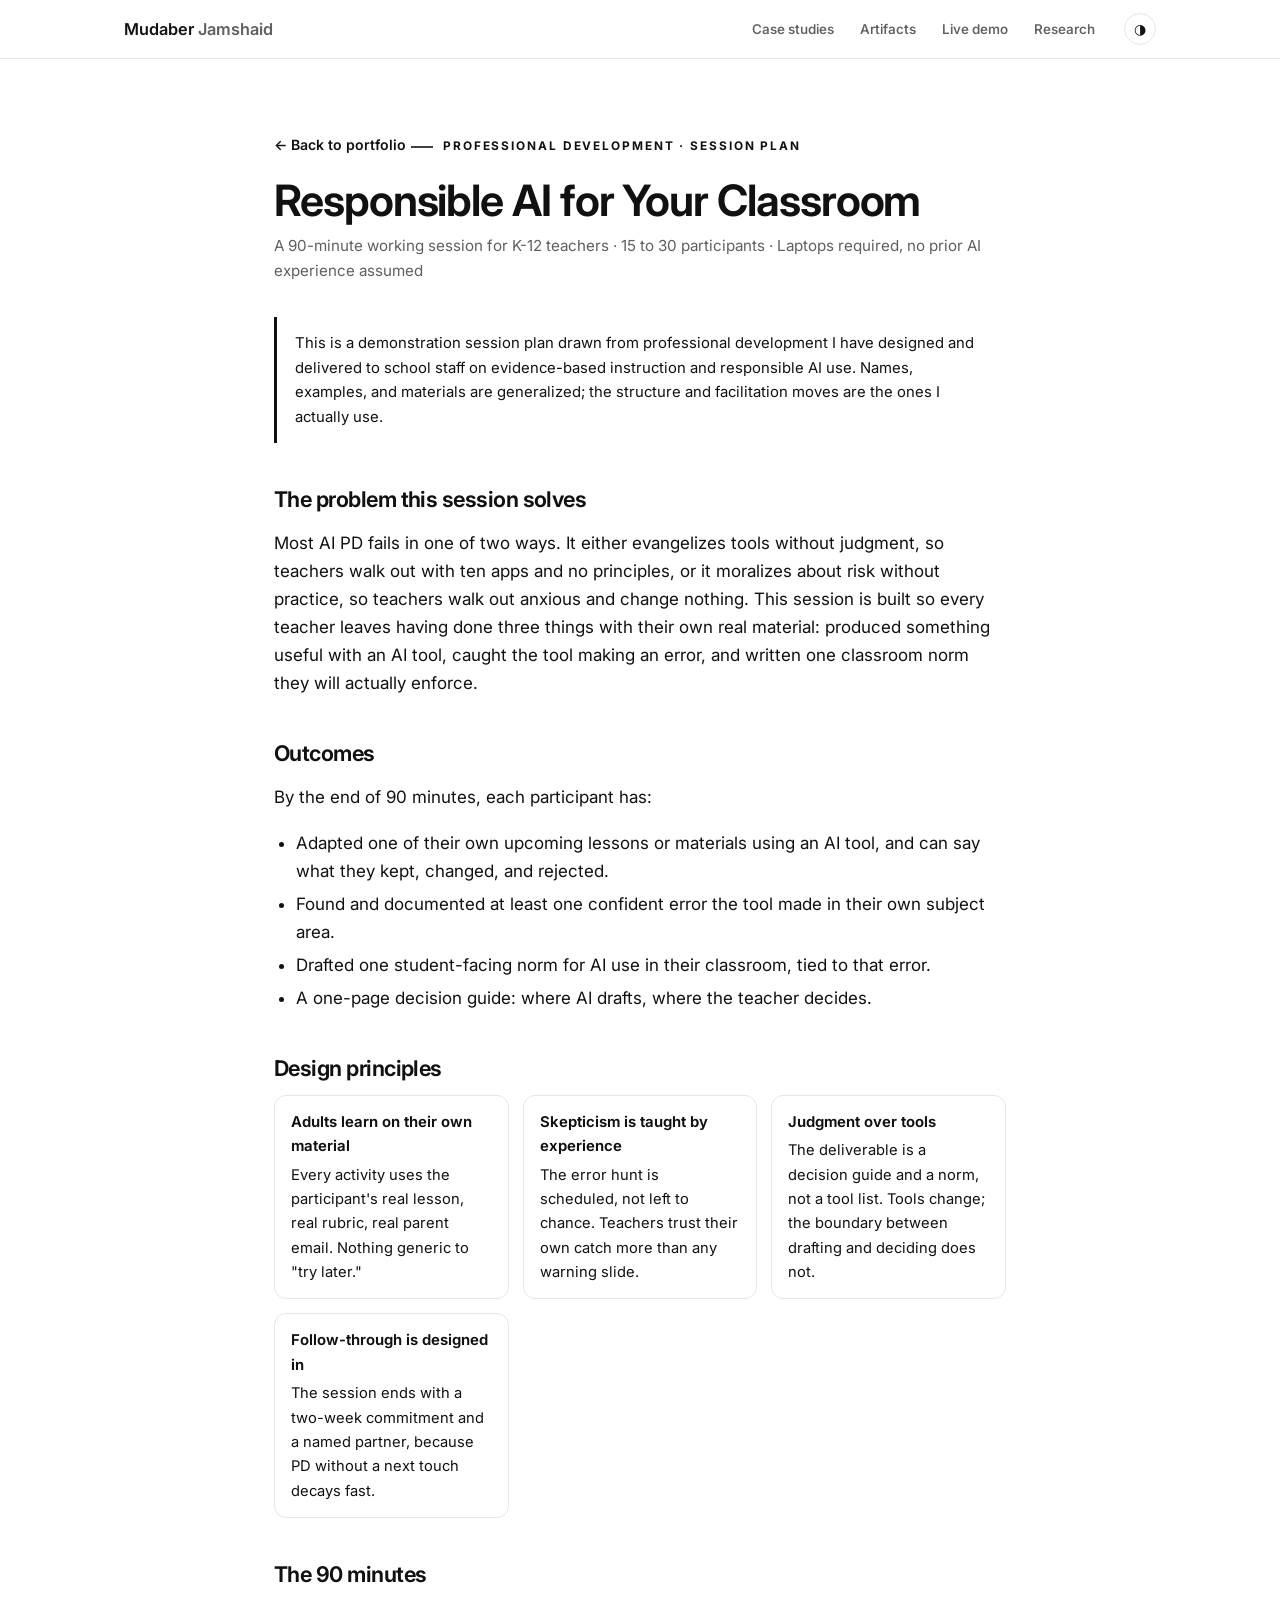
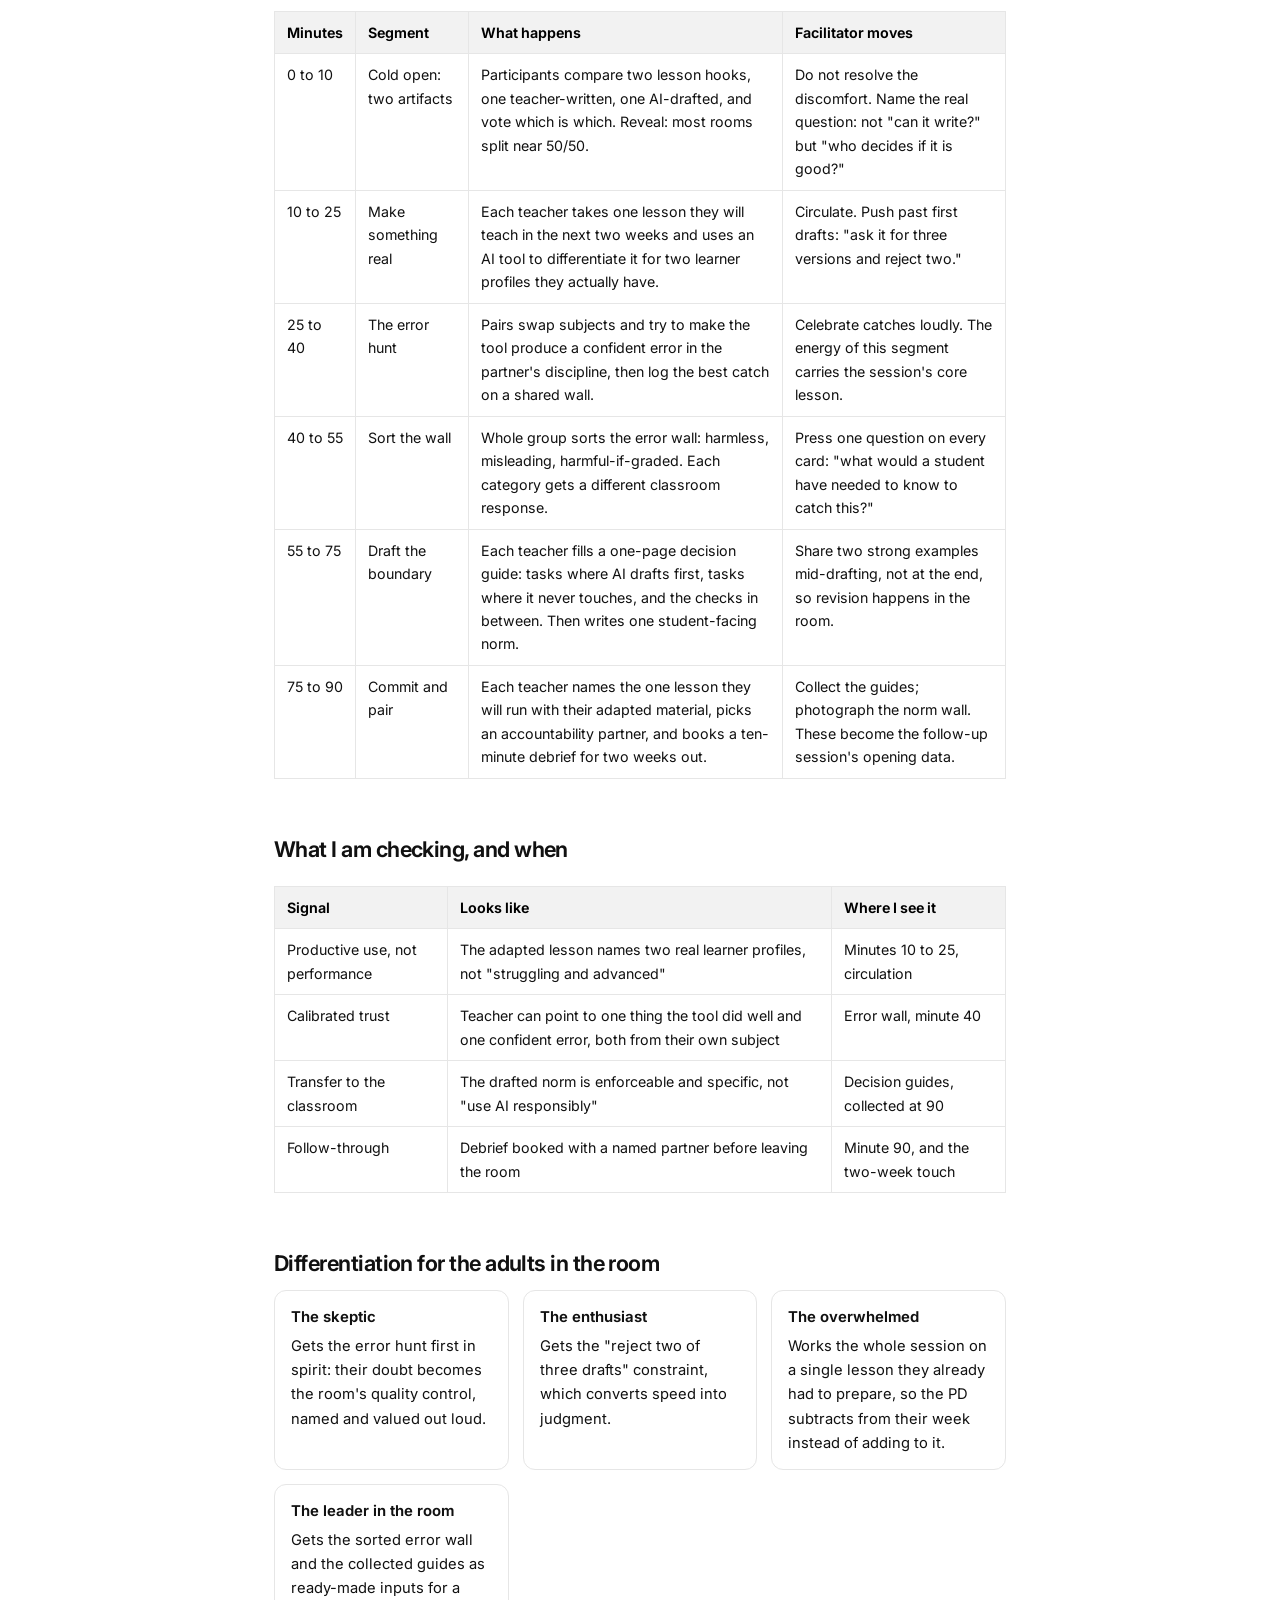
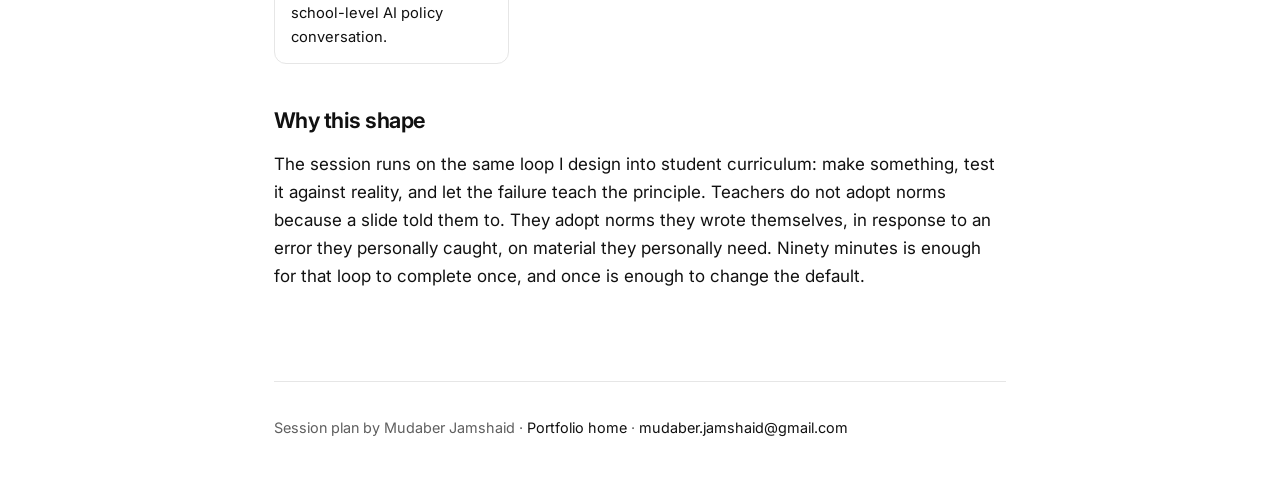
<file: pd-responsible-ai.html>
<!DOCTYPE html>
<html lang="en">
<head>
<meta charset="utf-8">
<meta name="viewport" content="width=device-width, initial-scale=1">
<title>Responsible AI for Your Classroom &middot; PD Session Plan &middot; Mudaber Jamshaid</title>
<meta name="description" content="A 90-minute professional development session plan for teachers by Mudaber Jamshaid: adopting AI tools with judgment, built on adult-learning principles.">
<link rel="icon" href="data:image/svg+xml,%3Csvg xmlns='http://www.w3.org/2000/svg' viewBox='0 0 64 64'%3E%3Crect width='64' height='64' rx='14' fill='%23111111'/%3E%3Ctext x='32' y='44' font-family='Helvetica,Arial,sans-serif' font-size='34' font-weight='600' fill='%23ffffff' text-anchor='middle'%3EM%3C/text%3E%3C/svg%3E">
<link rel="preconnect" href="https://fonts.googleapis.com">
<link rel="preconnect" href="https://fonts.gstatic.com" crossorigin>
<link href="https://fonts.googleapis.com/css2?family=Inter:wght@400;500;600;700&display=swap" rel="stylesheet">
<link rel="stylesheet" href="assets/style.css">
<script src="assets/shared.js"></script>
</head>
<body class="doc">
<div class="topbar">
  <div class="row">
    <a class="brand" href="./">Mudaber <em>Jamshaid</em></a>
    <nav class="topnav">
      <a href="./#work">Case studies</a>
      <a href="./#artifacts">Artifacts</a>
      <a href="./#demo">Live demo</a>
      <a href="./#research">Research</a>
    </nav>
    <button class="theme-btn" onclick="mjToggleTheme()" aria-label="Toggle color theme">&#9681;</button>
  </div>
</div>

<div class="narrow">
  <div class="doc-head">
    <a class="backlink" href="./#artifacts">&larr; Back to portfolio</a>
    <div class="kicker" style="margin-top:22px">Professional development &middot; session plan</div>
    <h1>Responsible AI for Your Classroom</h1>
    <div class="doc-meta">A 90-minute working session for K-12 teachers &middot; 15 to 30 participants &middot; Laptops required, no prior AI experience assumed</div>
  </div>

  <div class="doc-note">This is a demonstration session plan drawn from professional development I have designed and delivered to school staff on evidence-based instruction and responsible AI use. Names, examples, and materials are generalized; the structure and facilitation moves are the ones I actually use.</div>

  <h2>The problem this session solves</h2>
  <p>Most AI PD fails in one of two ways. It either evangelizes tools without judgment, so teachers walk out with ten apps and no principles, or it moralizes about risk without practice, so teachers walk out anxious and change nothing. This session is built so every teacher leaves having done three things with their own real material: produced something useful with an AI tool, caught the tool making an error, and written one classroom norm they will actually enforce.</p>

  <h2>Outcomes</h2>
  <p>By the end of 90 minutes, each participant has:</p>
  <ul>
    <li>Adapted one of their own upcoming lessons or materials using an AI tool, and can say what they kept, changed, and rejected.</li>
    <li>Found and documented at least one confident error the tool made in their own subject area.</li>
    <li>Drafted one student-facing norm for AI use in their classroom, tied to that error.</li>
    <li>A one-page decision guide: where AI drafts, where the teacher decides.</li>
  </ul>

  <h2>Design principles</h2>
  <div class="grid2">
    <div class="mini"><div class="h">Adults learn on their own material</div>Every activity uses the participant's real lesson, real rubric, real parent email. Nothing generic to "try later."</div>
    <div class="mini"><div class="h">Skepticism is taught by experience</div>The error hunt is scheduled, not left to chance. Teachers trust their own catch more than any warning slide.</div>
    <div class="mini"><div class="h">Judgment over tools</div>The deliverable is a decision guide and a norm, not a tool list. Tools change; the boundary between drafting and deciding does not.</div>
    <div class="mini"><div class="h">Follow-through is designed in</div>The session ends with a two-week commitment and a named partner, because PD without a next touch decays fast.</div>
  </div>

  <h2>The 90 minutes</h2>
  <div class="tablewrap"><table>
    <tr><th>Minutes</th><th>Segment</th><th>What happens</th><th>Facilitator moves</th></tr>
    <tr><td>0 to 10</td><td>Cold open: two artifacts</td><td>Participants compare two lesson hooks, one teacher-written, one AI-drafted, and vote which is which. Reveal: most rooms split near 50/50.</td><td>Do not resolve the discomfort. Name the real question: not "can it write?" but "who decides if it is good?"</td></tr>
    <tr><td>10 to 25</td><td>Make something real</td><td>Each teacher takes one lesson they will teach in the next two weeks and uses an AI tool to differentiate it for two learner profiles they actually have.</td><td>Circulate. Push past first drafts: "ask it for three versions and reject two."</td></tr>
    <tr><td>25 to 40</td><td>The error hunt</td><td>Pairs swap subjects and try to make the tool produce a confident error in the partner's discipline, then log the best catch on a shared wall.</td><td>Celebrate catches loudly. The energy of this segment carries the session's core lesson.</td></tr>
    <tr><td>40 to 55</td><td>Sort the wall</td><td>Whole group sorts the error wall: harmless, misleading, harmful-if-graded. Each category gets a different classroom response.</td><td>Press one question on every card: "what would a student have needed to know to catch this?"</td></tr>
    <tr><td>55 to 75</td><td>Draft the boundary</td><td>Each teacher fills a one-page decision guide: tasks where AI drafts first, tasks where it never touches, and the checks in between. Then writes one student-facing norm.</td><td>Share two strong examples mid-drafting, not at the end, so revision happens in the room.</td></tr>
    <tr><td>75 to 90</td><td>Commit and pair</td><td>Each teacher names the one lesson they will run with their adapted material, picks an accountability partner, and books a ten-minute debrief for two weeks out.</td><td>Collect the guides; photograph the norm wall. These become the follow-up session's opening data.</td></tr>
  </table></div>

  <h2>What I am checking, and when</h2>
  <div class="tablewrap"><table>
    <tr><th>Signal</th><th>Looks like</th><th>Where I see it</th></tr>
    <tr><td>Productive use, not performance</td><td>The adapted lesson names two real learner profiles, not "struggling and advanced"</td><td>Minutes 10 to 25, circulation</td></tr>
    <tr><td>Calibrated trust</td><td>Teacher can point to one thing the tool did well and one confident error, both from their own subject</td><td>Error wall, minute 40</td></tr>
    <tr><td>Transfer to the classroom</td><td>The drafted norm is enforceable and specific, not "use AI responsibly"</td><td>Decision guides, collected at 90</td></tr>
    <tr><td>Follow-through</td><td>Debrief booked with a named partner before leaving the room</td><td>Minute 90, and the two-week touch</td></tr>
  </table></div>

  <h2>Differentiation for the adults in the room</h2>
  <div class="grid2">
    <div class="mini"><div class="h">The skeptic</div>Gets the error hunt first in spirit: their doubt becomes the room's quality control, named and valued out loud.</div>
    <div class="mini"><div class="h">The enthusiast</div>Gets the "reject two of three drafts" constraint, which converts speed into judgment.</div>
    <div class="mini"><div class="h">The overwhelmed</div>Works the whole session on a single lesson they already had to prepare, so the PD subtracts from their week instead of adding to it.</div>
    <div class="mini"><div class="h">The leader in the room</div>Gets the sorted error wall and the collected guides as ready-made inputs for a school-level AI policy conversation.</div>
  </div>

  <h2>Why this shape</h2>
  <p>The session runs on the same loop I design into student curriculum: make something, test it against reality, and let the failure teach the principle. Teachers do not adopt norms because a slide told them to. They adopt norms they wrote themselves, in response to an error they personally caught, on material they personally need. Ninety minutes is enough for that loop to complete once, and once is enough to change the default.</p>

  <footer>
    Session plan by Mudaber Jamshaid &middot; <a href="./">Portfolio home</a> &middot; <a href="mailto:mudaber.jamshaid@gmail.com">mudaber.jamshaid@gmail.com</a>
  </footer>
</div>
</body>
</html>
</file>
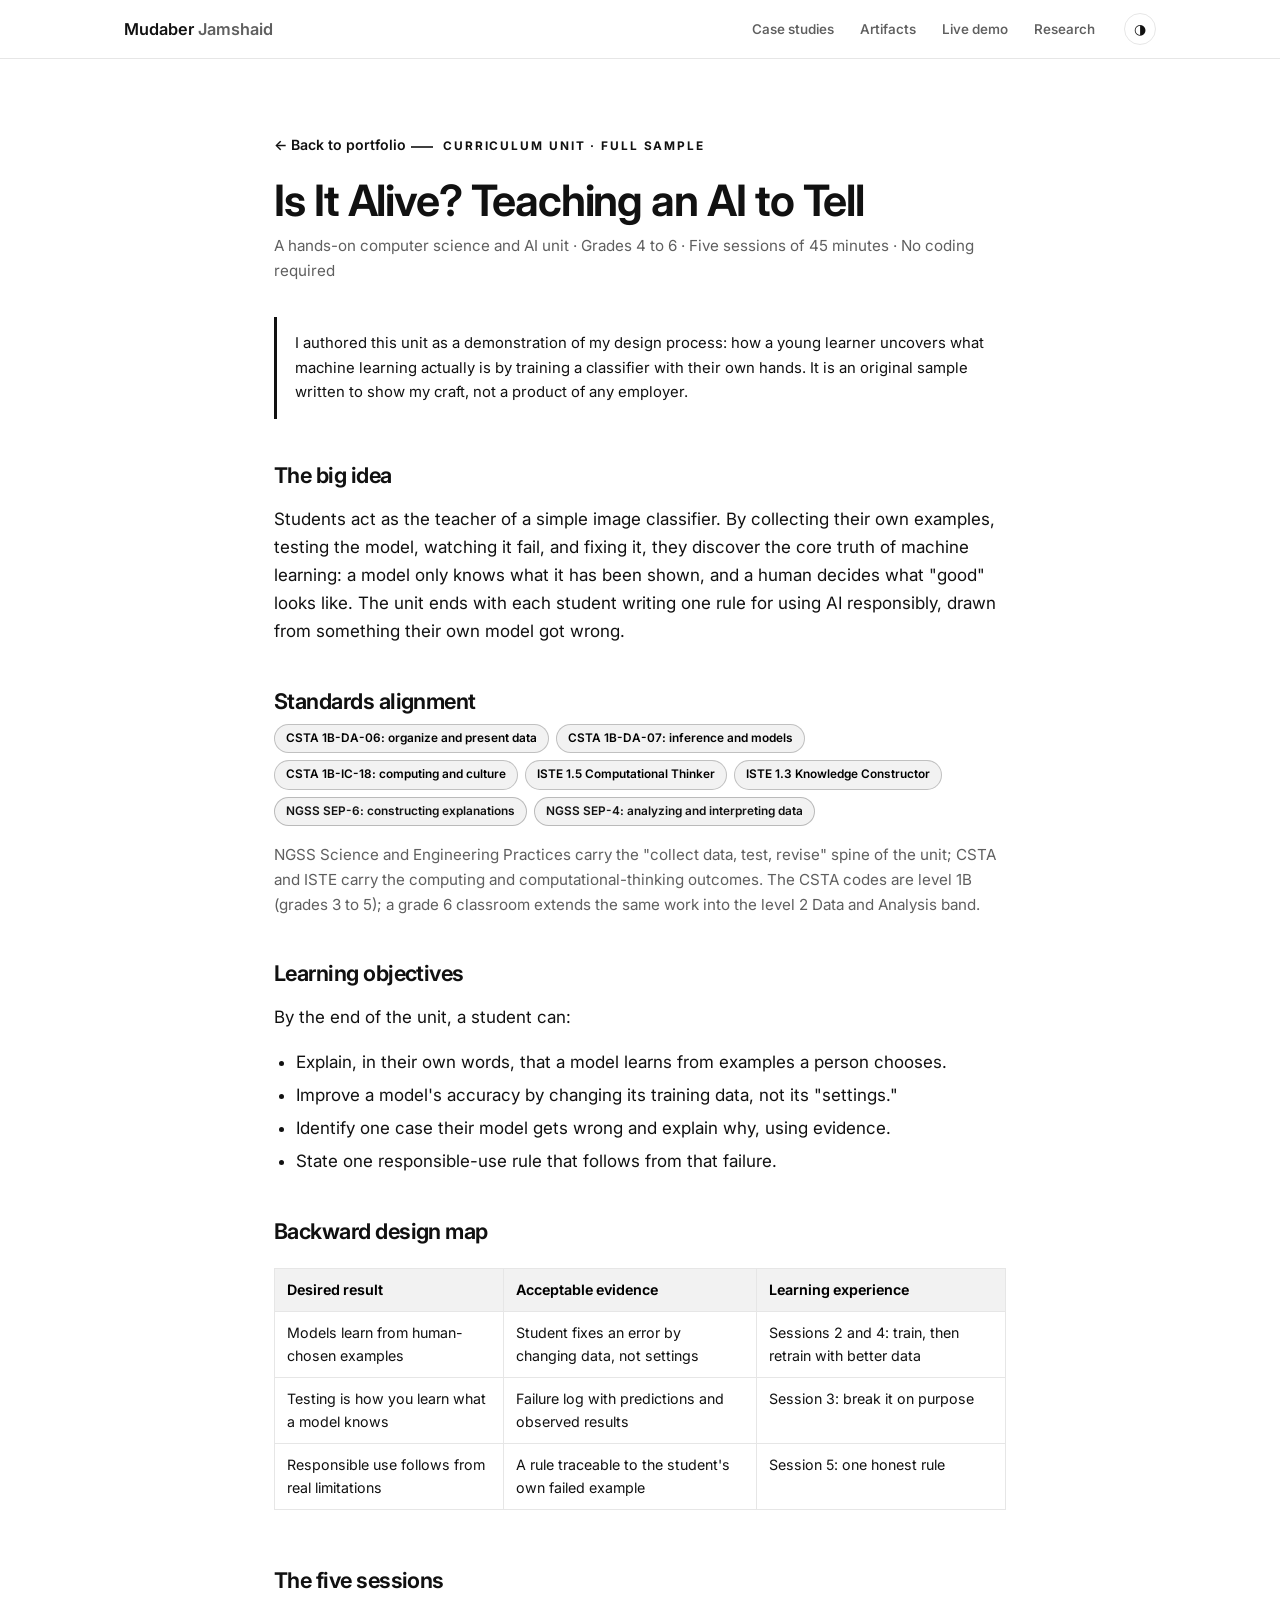
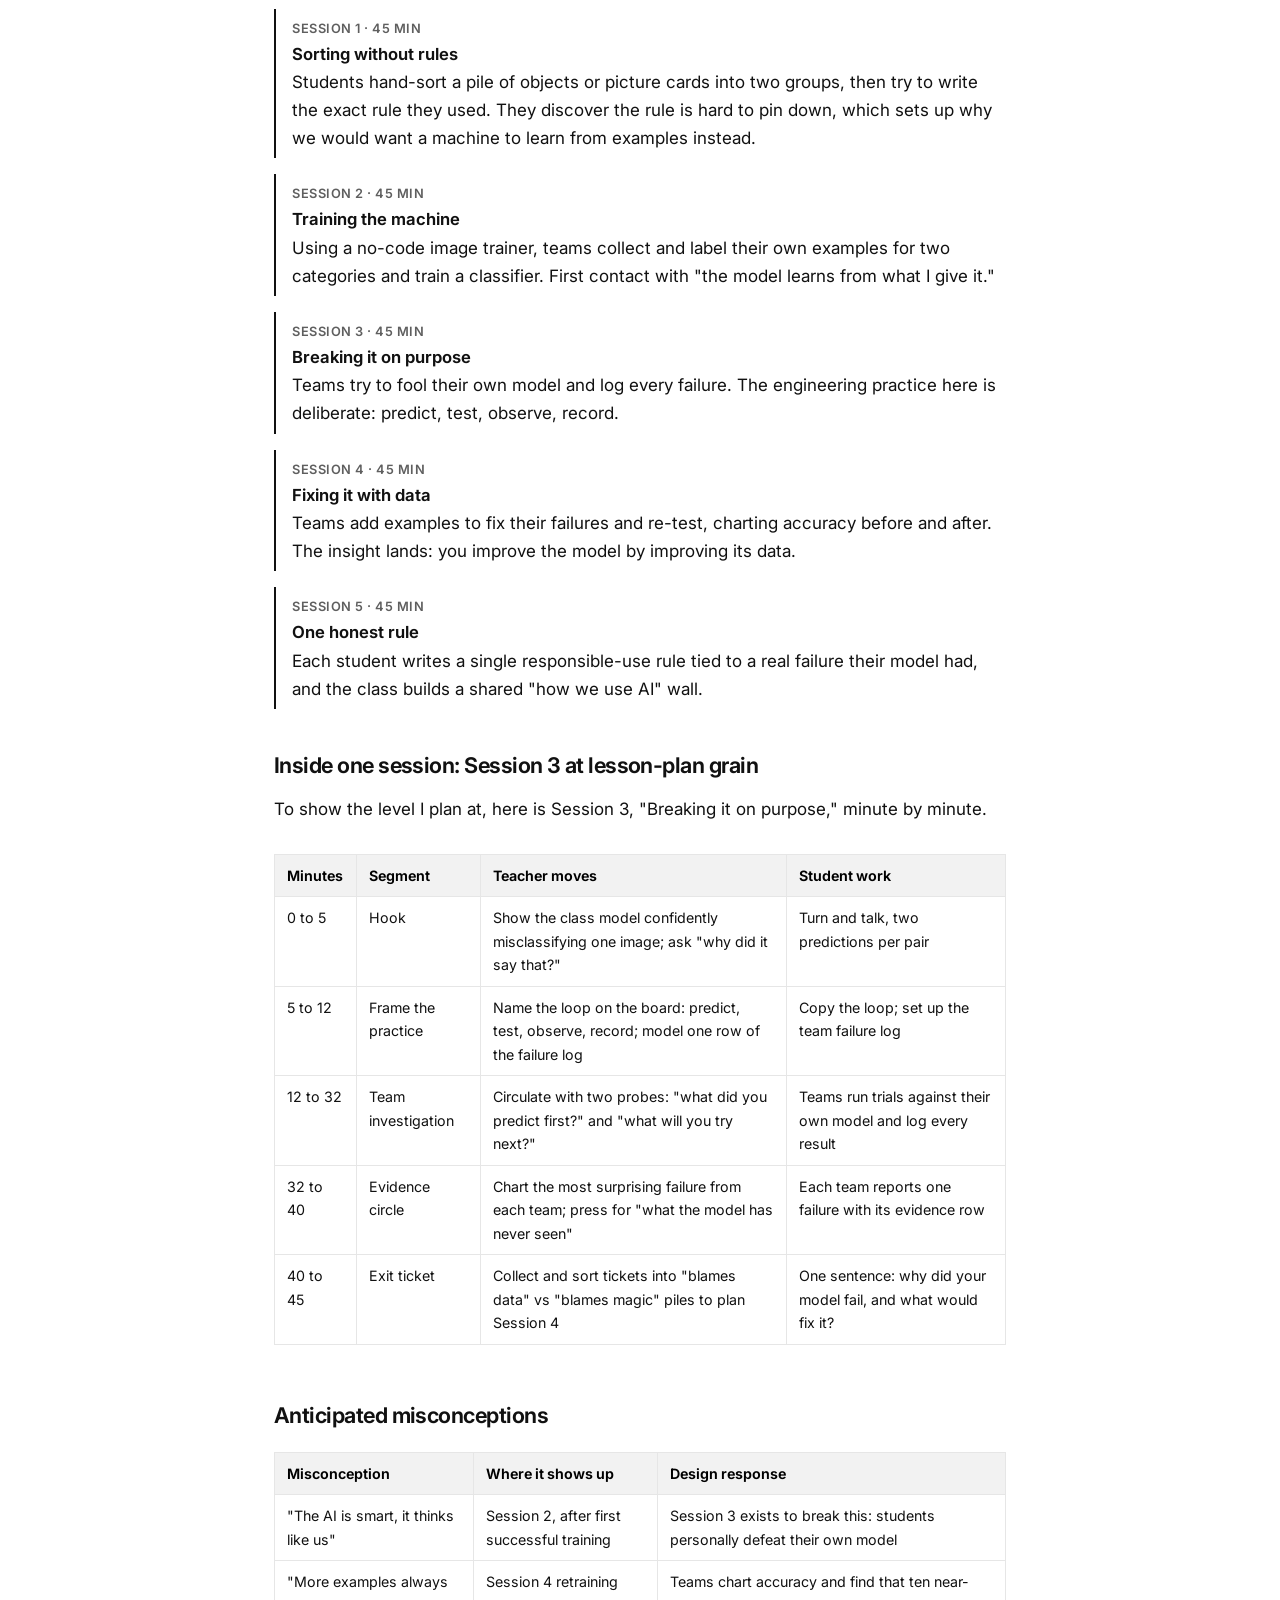
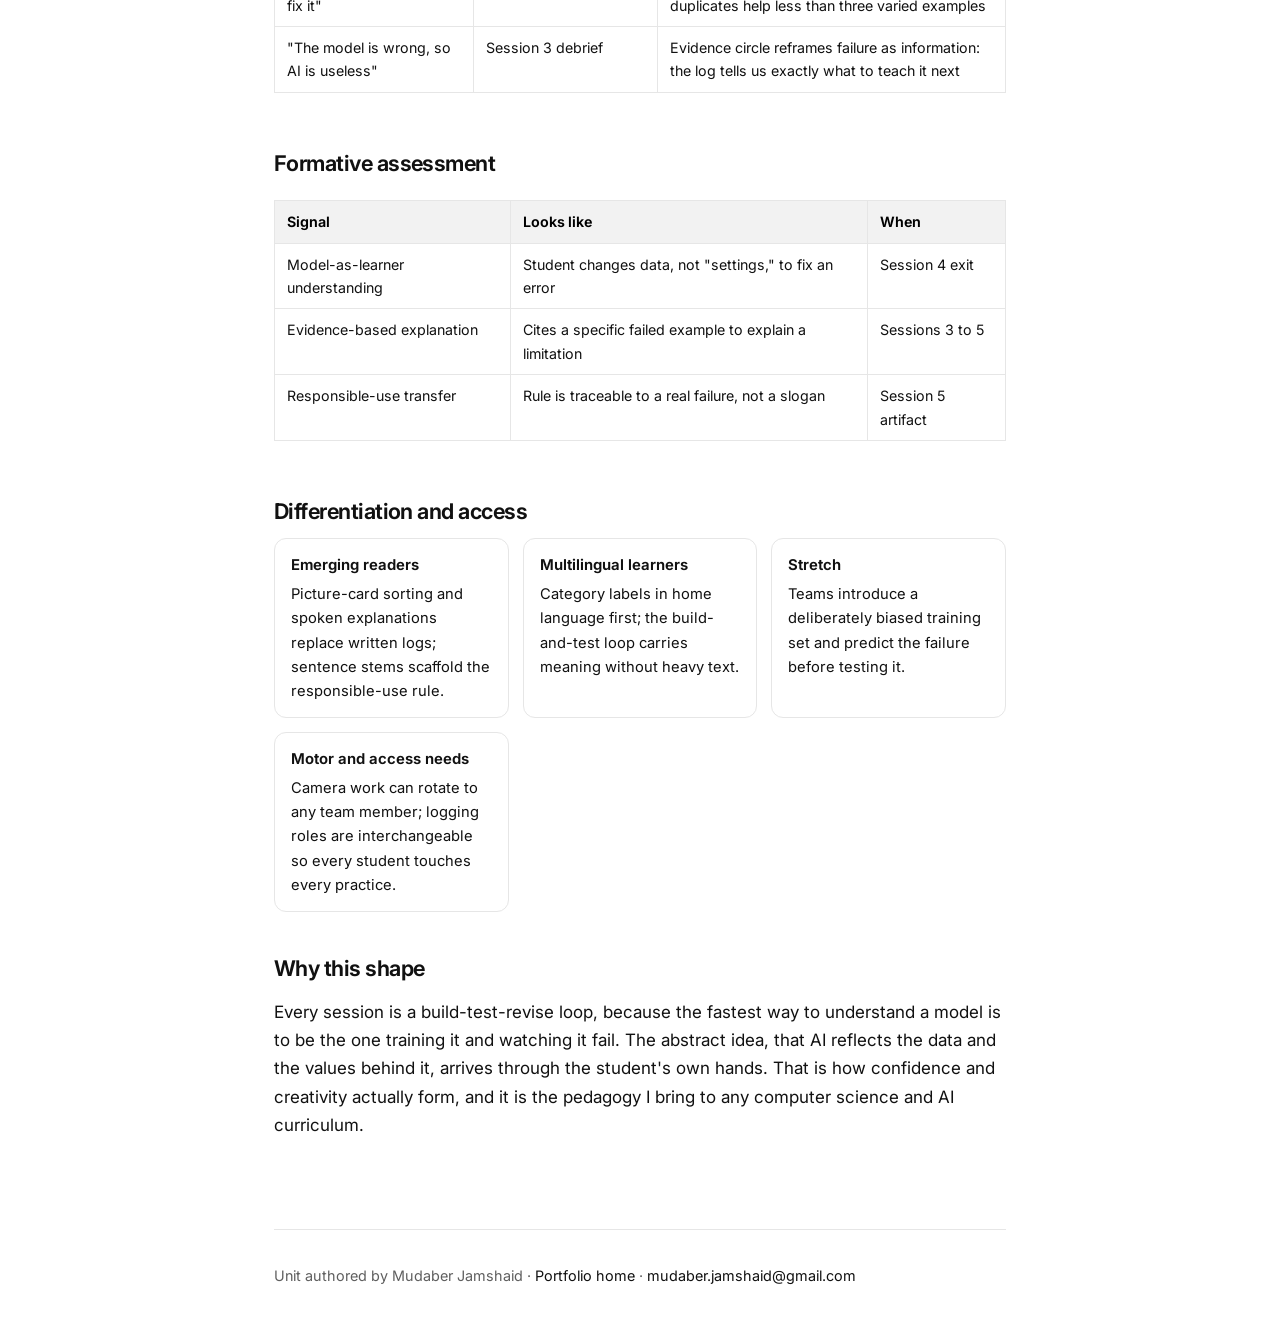
<file: unit-is-it-alive.html>
<!DOCTYPE html>
<html lang="en">
<head>
<meta charset="utf-8">
<meta name="viewport" content="width=device-width, initial-scale=1">
<title>Is It Alive? Teaching an AI to Tell &middot; Curriculum Unit &middot; Mudaber Jamshaid</title>
<meta name="description" content="A hands-on computer science and AI unit for grades 4 to 6 by Mudaber Jamshaid, standards-aligned to CSTA, ISTE, and NGSS.">
<link rel="icon" href="data:image/svg+xml,%3Csvg xmlns='http://www.w3.org/2000/svg' viewBox='0 0 64 64'%3E%3Crect width='64' height='64' rx='14' fill='%23111111'/%3E%3Ctext x='32' y='44' font-family='Helvetica,Arial,sans-serif' font-size='34' font-weight='600' fill='%23ffffff' text-anchor='middle'%3EM%3C/text%3E%3C/svg%3E">
<link rel="preconnect" href="https://fonts.googleapis.com">
<link rel="preconnect" href="https://fonts.gstatic.com" crossorigin>
<link href="https://fonts.googleapis.com/css2?family=Inter:wght@400;500;600;700&display=swap" rel="stylesheet">
<link rel="stylesheet" href="assets/style.css">
<script src="assets/shared.js"></script>
</head>
<body class="doc">
<div class="topbar">
  <div class="row">
    <a class="brand" href="./">Mudaber <em>Jamshaid</em></a>
    <nav class="topnav">
      <a href="./#work">Case studies</a>
      <a href="./#artifacts">Artifacts</a>
      <a href="./#demo">Live demo</a>
      <a href="./#research">Research</a>
    </nav>
    <button class="theme-btn" onclick="mjToggleTheme()" aria-label="Toggle color theme">&#9681;</button>
  </div>
</div>

<div class="narrow">
  <div class="doc-head">
    <a class="backlink" href="./#artifacts">&larr; Back to portfolio</a>
    <div class="kicker" style="margin-top:22px">Curriculum unit &middot; full sample</div>
    <h1>Is It Alive? Teaching an AI to Tell</h1>
    <div class="doc-meta">A hands-on computer science and AI unit &middot; Grades 4 to 6 &middot; Five sessions of 45 minutes &middot; No coding required</div>
  </div>

  <div class="doc-note">I authored this unit as a demonstration of my design process: how a young learner uncovers what machine learning actually is by training a classifier with their own hands. It is an original sample written to show my craft, not a product of any employer.</div>

  <h2>The big idea</h2>
  <p>Students act as the teacher of a simple image classifier. By collecting their own examples, testing the model, watching it fail, and fixing it, they discover the core truth of machine learning: a model only knows what it has been shown, and a human decides what "good" looks like. The unit ends with each student writing one rule for using AI responsibly, drawn from something their own model got wrong.</p>

  <h2>Standards alignment</h2>
  <div class="chips" style="margin:10px 0">
    <span class="chip">CSTA 1B-DA-06: organize and present data</span>
    <span class="chip">CSTA 1B-DA-07: inference and models</span>
    <span class="chip">CSTA 1B-IC-18: computing and culture</span>
    <span class="chip">ISTE 1.5 Computational Thinker</span>
    <span class="chip">ISTE 1.3 Knowledge Constructor</span>
    <span class="chip green">NGSS SEP-6: constructing explanations</span>
    <span class="chip green">NGSS SEP-4: analyzing and interpreting data</span>
  </div>
  <p class="doc-meta">NGSS Science and Engineering Practices carry the "collect data, test, revise" spine of the unit; CSTA and ISTE carry the computing and computational-thinking outcomes. The CSTA codes are level 1B (grades 3 to 5); a grade 6 classroom extends the same work into the level 2 Data and Analysis band.</p>

  <h2>Learning objectives</h2>
  <p>By the end of the unit, a student can:</p>
  <ul>
    <li>Explain, in their own words, that a model learns from examples a person chooses.</li>
    <li>Improve a model's accuracy by changing its training data, not its "settings."</li>
    <li>Identify one case their model gets wrong and explain why, using evidence.</li>
    <li>State one responsible-use rule that follows from that failure.</li>
  </ul>

  <h2>Backward design map</h2>
  <div class="tablewrap"><table>
    <tr><th>Desired result</th><th>Acceptable evidence</th><th>Learning experience</th></tr>
    <tr><td>Models learn from human-chosen examples</td><td>Student fixes an error by changing data, not settings</td><td>Sessions 2 and 4: train, then retrain with better data</td></tr>
    <tr><td>Testing is how you learn what a model knows</td><td>Failure log with predictions and observed results</td><td>Session 3: break it on purpose</td></tr>
    <tr><td>Responsible use follows from real limitations</td><td>A rule traceable to the student's own failed example</td><td>Session 5: one honest rule</td></tr>
  </table></div>

  <h2>The five sessions</h2>
  <div class="step"><span class="time">Session 1 &middot; 45 min</span><div class="t">Sorting without rules</div>
    Students hand-sort a pile of objects or picture cards into two groups, then try to write the exact rule they used. They discover the rule is hard to pin down, which sets up why we would want a machine to learn from examples instead.</div>
  <div class="step"><span class="time">Session 2 &middot; 45 min</span><div class="t">Training the machine</div>
    Using a no-code image trainer, teams collect and label their own examples for two categories and train a classifier. First contact with "the model learns from what I give it."</div>
  <div class="step"><span class="time">Session 3 &middot; 45 min</span><div class="t">Breaking it on purpose</div>
    Teams try to fool their own model and log every failure. The engineering practice here is deliberate: predict, test, observe, record.</div>
  <div class="step"><span class="time">Session 4 &middot; 45 min</span><div class="t">Fixing it with data</div>
    Teams add examples to fix their failures and re-test, charting accuracy before and after. The insight lands: you improve the model by improving its data.</div>
  <div class="step"><span class="time">Session 5 &middot; 45 min</span><div class="t">One honest rule</div>
    Each student writes a single responsible-use rule tied to a real failure their model had, and the class builds a shared "how we use AI" wall.</div>

  <h2>Inside one session: Session 3 at lesson-plan grain</h2>
  <p>To show the level I plan at, here is Session 3, "Breaking it on purpose," minute by minute.</p>
  <div class="tablewrap"><table>
    <tr><th>Minutes</th><th>Segment</th><th>Teacher moves</th><th>Student work</th></tr>
    <tr><td>0 to 5</td><td>Hook</td><td>Show the class model confidently misclassifying one image; ask "why did it say that?"</td><td>Turn and talk, two predictions per pair</td></tr>
    <tr><td>5 to 12</td><td>Frame the practice</td><td>Name the loop on the board: predict, test, observe, record; model one row of the failure log</td><td>Copy the loop; set up the team failure log</td></tr>
    <tr><td>12 to 32</td><td>Team investigation</td><td>Circulate with two probes: "what did you predict first?" and "what will you try next?"</td><td>Teams run trials against their own model and log every result</td></tr>
    <tr><td>32 to 40</td><td>Evidence circle</td><td>Chart the most surprising failure from each team; press for "what the model has never seen"</td><td>Each team reports one failure with its evidence row</td></tr>
    <tr><td>40 to 45</td><td>Exit ticket</td><td>Collect and sort tickets into "blames data" vs "blames magic" piles to plan Session 4</td><td>One sentence: why did your model fail, and what would fix it?</td></tr>
  </table></div>

  <h2>Anticipated misconceptions</h2>
  <div class="tablewrap"><table>
    <tr><th>Misconception</th><th>Where it shows up</th><th>Design response</th></tr>
    <tr><td>"The AI is smart, it thinks like us"</td><td>Session 2, after first successful training</td><td>Session 3 exists to break this: students personally defeat their own model</td></tr>
    <tr><td>"More examples always fix it"</td><td>Session 4 retraining</td><td>Teams chart accuracy and find that ten near-duplicates help less than three varied examples</td></tr>
    <tr><td>"The model is wrong, so AI is useless"</td><td>Session 3 debrief</td><td>Evidence circle reframes failure as information: the log tells us exactly what to teach it next</td></tr>
  </table></div>

  <h2>Formative assessment</h2>
  <div class="tablewrap"><table>
    <tr><th>Signal</th><th>Looks like</th><th>When</th></tr>
    <tr><td>Model-as-learner understanding</td><td>Student changes data, not "settings," to fix an error</td><td>Session 4 exit</td></tr>
    <tr><td>Evidence-based explanation</td><td>Cites a specific failed example to explain a limitation</td><td>Sessions 3 to 5</td></tr>
    <tr><td>Responsible-use transfer</td><td>Rule is traceable to a real failure, not a slogan</td><td>Session 5 artifact</td></tr>
  </table></div>

  <h2>Differentiation and access</h2>
  <div class="grid2">
    <div class="mini"><div class="h">Emerging readers</div>Picture-card sorting and spoken explanations replace written logs; sentence stems scaffold the responsible-use rule.</div>
    <div class="mini"><div class="h">Multilingual learners</div>Category labels in home language first; the build-and-test loop carries meaning without heavy text.</div>
    <div class="mini"><div class="h">Stretch</div>Teams introduce a deliberately biased training set and predict the failure before testing it.</div>
    <div class="mini"><div class="h">Motor and access needs</div>Camera work can rotate to any team member; logging roles are interchangeable so every student touches every practice.</div>
  </div>

  <h2>Why this shape</h2>
  <p>Every session is a build-test-revise loop, because the fastest way to understand a model is to be the one training it and watching it fail. The abstract idea, that AI reflects the data and the values behind it, arrives through the student's own hands. That is how confidence and creativity actually form, and it is the pedagogy I bring to any computer science and AI curriculum.</p>

  <footer>
    Unit authored by Mudaber Jamshaid &middot; <a href="./">Portfolio home</a> &middot; <a href="mailto:mudaber.jamshaid@gmail.com">mudaber.jamshaid@gmail.com</a>
  </footer>
</div>
</body>
</html>
</file>
<file: assets/style.css>
/* Mudaber Jamshaid, instructional design portfolio, shared design system */
:root {
  --paper: #ffffff;
  --ink: #111111;
  --muted: #5f5f5f;
  --line: #e6e6e6;
  --card: #ffffff;
  --card-edge: #e6e6e6;
  --accent: #111111;
  --accent-ink: #000000;
  --accent-soft: #f2f2f2;
  --green: #111111;
  --green-soft: #f2f2f2;
  --gold: #111111;
  --shadow: none;
}
:root[data-theme="dark"] {
  --paper: #0b0b0b;
  --ink: #f2f2f2;
  --muted: #a3a3a3;
  --line: #262626;
  --card: #111111;
  --card-edge: #262626;
  --accent: #f2f2f2;
  --accent-ink: #ffffff;
  --accent-soft: #1c1c1c;
  --green: #f2f2f2;
  --green-soft: #1c1c1c;
  --gold: #f2f2f2;
  --shadow: none;
}
@media (prefers-color-scheme: dark) {
  :root:not([data-theme="light"]) {
    --paper: #0b0b0b;
    --ink: #f2f2f2;
    --muted: #a3a3a3;
    --line: #262626;
    --card: #111111;
    --card-edge: #262626;
    --accent: #f2f2f2;
    --accent-ink: #ffffff;
    --accent-soft: #1c1c1c;
    --green: #f2f2f2;
    --green-soft: #1c1c1c;
    --gold: #f2f2f2;
    --shadow: none;
  }
}
* { box-sizing: border-box; }
html { scroll-behavior: smooth; }
@media (prefers-reduced-motion: reduce) {
  html { scroll-behavior: auto; }
  .reveal { opacity: 1 !important; transform: none !important; transition: none !important; }
}
body {
  margin: 0;
  background: var(--paper);
  color: var(--ink);
  font-family: "Inter", -apple-system, BlinkMacSystemFont, "Segoe UI", Roboto, Helvetica, Arial, sans-serif;
  font-size: 17px;
  line-height: 1.65;
  -webkit-font-smoothing: antialiased;
}
h1, h2, h3, .display {
  font-family: "Inter", -apple-system, sans-serif;
  font-weight: 650;
  letter-spacing: -0.025em;
  line-height: 1.16;
}
a { color: var(--accent); }
a:hover { color: var(--accent-ink); }
.wrap { max-width: 1080px; margin: 0 auto; padding: 0 24px; }
.narrow { max-width: 780px; margin: 0 auto; padding: 0 24px; }

/* top bar */
.topbar {
  position: sticky; top: 0; z-index: 50;
  background: color-mix(in srgb, var(--paper) 86%, transparent);
  backdrop-filter: blur(10px);
  -webkit-backdrop-filter: blur(10px);
  border-bottom: 1px solid var(--line);
}
.topbar .row {
  max-width: 1080px; margin: 0 auto; padding: 12px 24px;
  display: flex; align-items: center; gap: 18px;
}
.brand { font-family: "Inter", -apple-system, sans-serif; font-weight: 600; font-size: 1.02rem; color: var(--ink); text-decoration: none; white-space: nowrap; }
.brand em { font-style: normal; color: var(--muted); }
.topnav { margin-left: auto; display: flex; gap: 4px; align-items: center; overflow-x: auto; }
.topnav a {
  color: var(--muted); text-decoration: none; font-size: .84rem; font-weight: 550;
  padding: 6px 11px; border-radius: 999px; white-space: nowrap;
}
.topnav a:hover { color: var(--ink); background: var(--accent-soft); }
.topnav a.active { color: var(--accent-ink); background: var(--accent-soft); }
.theme-btn {
  border: 1px solid var(--line); background: var(--card); color: var(--ink);
  border-radius: 999px; width: 32px; height: 32px; cursor: pointer; font-size: .9rem;
  display: inline-flex; align-items: center; justify-content: center; flex: none;
}

/* generic sections */
section { padding: 72px 0 8px; }
.kicker {
  display: inline-block; font-size: .74rem; font-weight: 700; letter-spacing: .16em;
  text-transform: uppercase; color: var(--accent); margin-bottom: 10px;
}
.kicker::before { content: ""; display: inline-block; width: 22px; height: 2px; background: var(--accent); vertical-align: middle; margin-right: 10px; opacity: .8; }
.section-title { font-size: clamp(1.7rem, 3.4vw, 2.3rem); margin: 0 0 10px; }
.section-sub { color: var(--muted); max-width: 640px; margin: 0 0 34px; }

/* cards */
.card {
  background: var(--card); border: 1px solid var(--card-edge);
  border-radius: 16px; padding: 24px 26px; box-shadow: var(--shadow);
}

/* chips */
.chips { display: flex; flex-wrap: wrap; gap: 7px; }
.chip {
  font-size: .74rem; font-weight: 600; padding: 4px 11px; border-radius: 999px;
  background: var(--accent-soft); color: var(--accent-ink); border: 1px solid color-mix(in srgb, var(--accent) 22%, transparent);
}
.chip.green { background: var(--green-soft); color: var(--green); border-color: color-mix(in srgb, var(--green) 25%, transparent); }

/* reveal on scroll */
.reveal { opacity: 0; transform: translateY(14px); transition: opacity .6s ease, transform .6s ease; }
.reveal.in { opacity: 1; transform: none; }

/* footer */
footer { margin-top: 90px; border-top: 1px solid var(--line); padding: 34px 0 56px; color: var(--muted); font-size: .9rem; }
footer a { color: var(--accent); text-decoration: none; }
footer a:hover { text-decoration: underline; }

/* artifact document pages */
.doc-head { padding: 56px 0 8px; }
.doc-head h1 { font-size: clamp(1.9rem, 4vw, 2.7rem); margin: 8px 0 8px; }
.doc-meta { color: var(--muted); font-size: .95rem; }
.doc-note {
  background: var(--card); border-left: 3px solid var(--accent);
  padding: 14px 18px; border-radius: 0 12px 12px 0; font-size: .93rem; margin: 26px 0;
  box-shadow: var(--shadow);
}
.doc h2 { font-size: 1.35rem; margin: 44px 0 10px; }
.doc h3 { font-size: 1.05rem; margin: 26px 0 6px; }
.doc table { border-collapse: collapse; width: 100%; font-size: .89rem; margin: 14px 0; }
.doc .tablewrap { overflow-x: auto; }
.doc th, .doc td { border: 1px solid var(--line); padding: 9px 12px; text-align: left; vertical-align: top; }
.doc th { background: var(--accent-soft); color: var(--accent-ink); font-weight: 650; }
.doc ul, .doc ol { margin: 8px 0 8px 22px; padding: 0; }
.doc li { margin: 5px 0; }
.step { border-left: 2px solid var(--accent); padding: 4px 0 6px 16px; margin: 16px 0; }
.step .t { font-weight: 650; font-family: "Inter", -apple-system, sans-serif; font-size: 1.04rem; }
.step .time { color: var(--muted); font-size: .8rem; font-weight: 600; letter-spacing: .04em; text-transform: uppercase; }
.grid2 { display: grid; grid-template-columns: repeat(auto-fit, minmax(230px, 1fr)); gap: 14px; margin: 14px 0; }
.mini { background: var(--card); border: 1px solid var(--card-edge); border-radius: 12px; padding: 14px 16px; font-size: .92rem; box-shadow: var(--shadow); }
.mini .h { font-weight: 650; margin-bottom: 4px; font-size: .93rem; }
.backlink { font-size: .88rem; font-weight: 600; text-decoration: none; }

/* print / PDF export: the same page, minus the interactive furniture */
@media print {
  @page { margin: 14mm 12mm; }
  :root { --paper: #fff; }
  html, body { background: #fff; }
  body { font-size: 10.5pt; line-height: 1.5; -webkit-print-color-adjust: exact; print-color-adjust: exact; }
  .topbar, .theme-btn, .cta-row, .reset, .backlink { display: none !important; }
  .reveal { opacity: 1 !important; transform: none !important; }
  .wrap, .narrow { max-width: 100%; padding: 0; }
  section { padding: 22px 0 4px; }
  .hero { padding: 0 0 12px; }
  .card, .case, .step, .pub, .mini, .stat, .artifact-card, .principles { break-inside: avoid; page-break-inside: avoid; }
  h1, h2, h3 { break-after: avoid; page-break-after: avoid; }
  .doc h2 { margin-top: 26px; }
  a { text-decoration: none; }
  .artifact-card .open { display: none; }
  #demo .opts, #demo .meter, #demo .dstats { display: none; }
}
</file>
